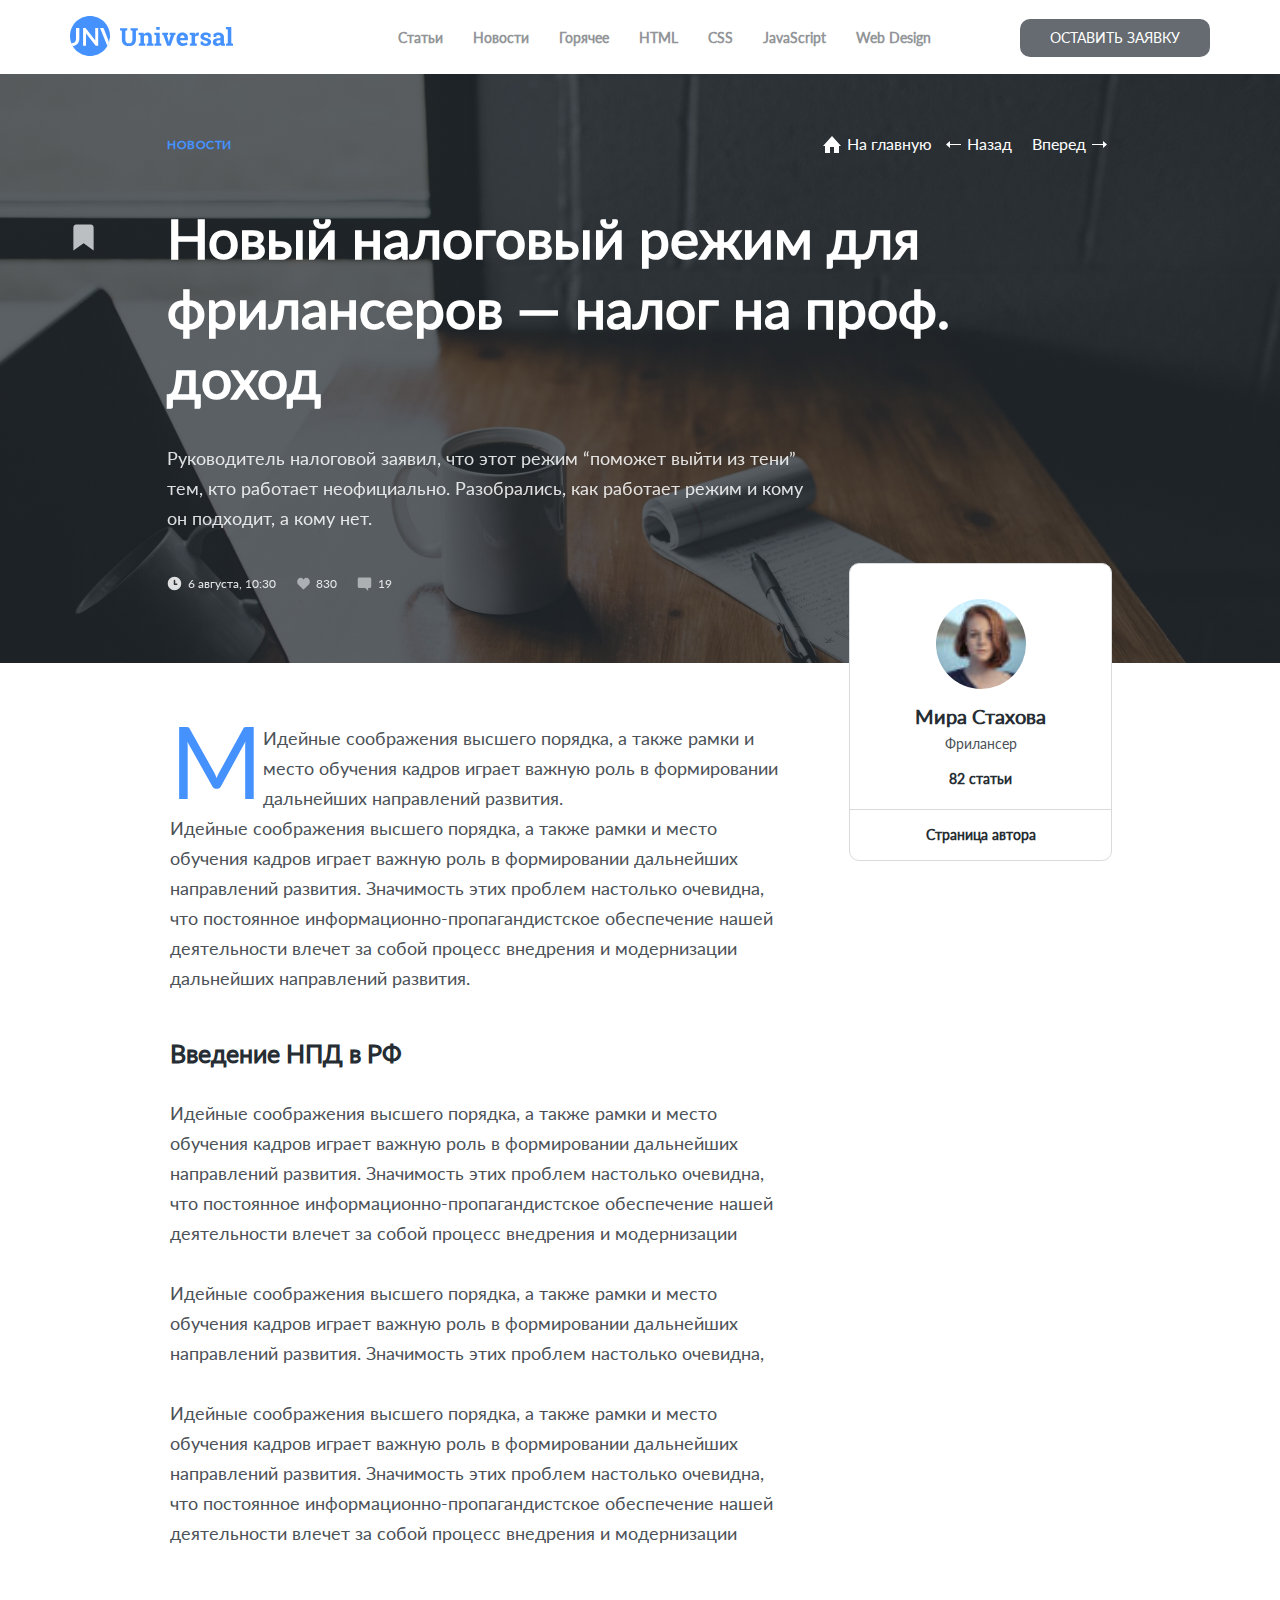
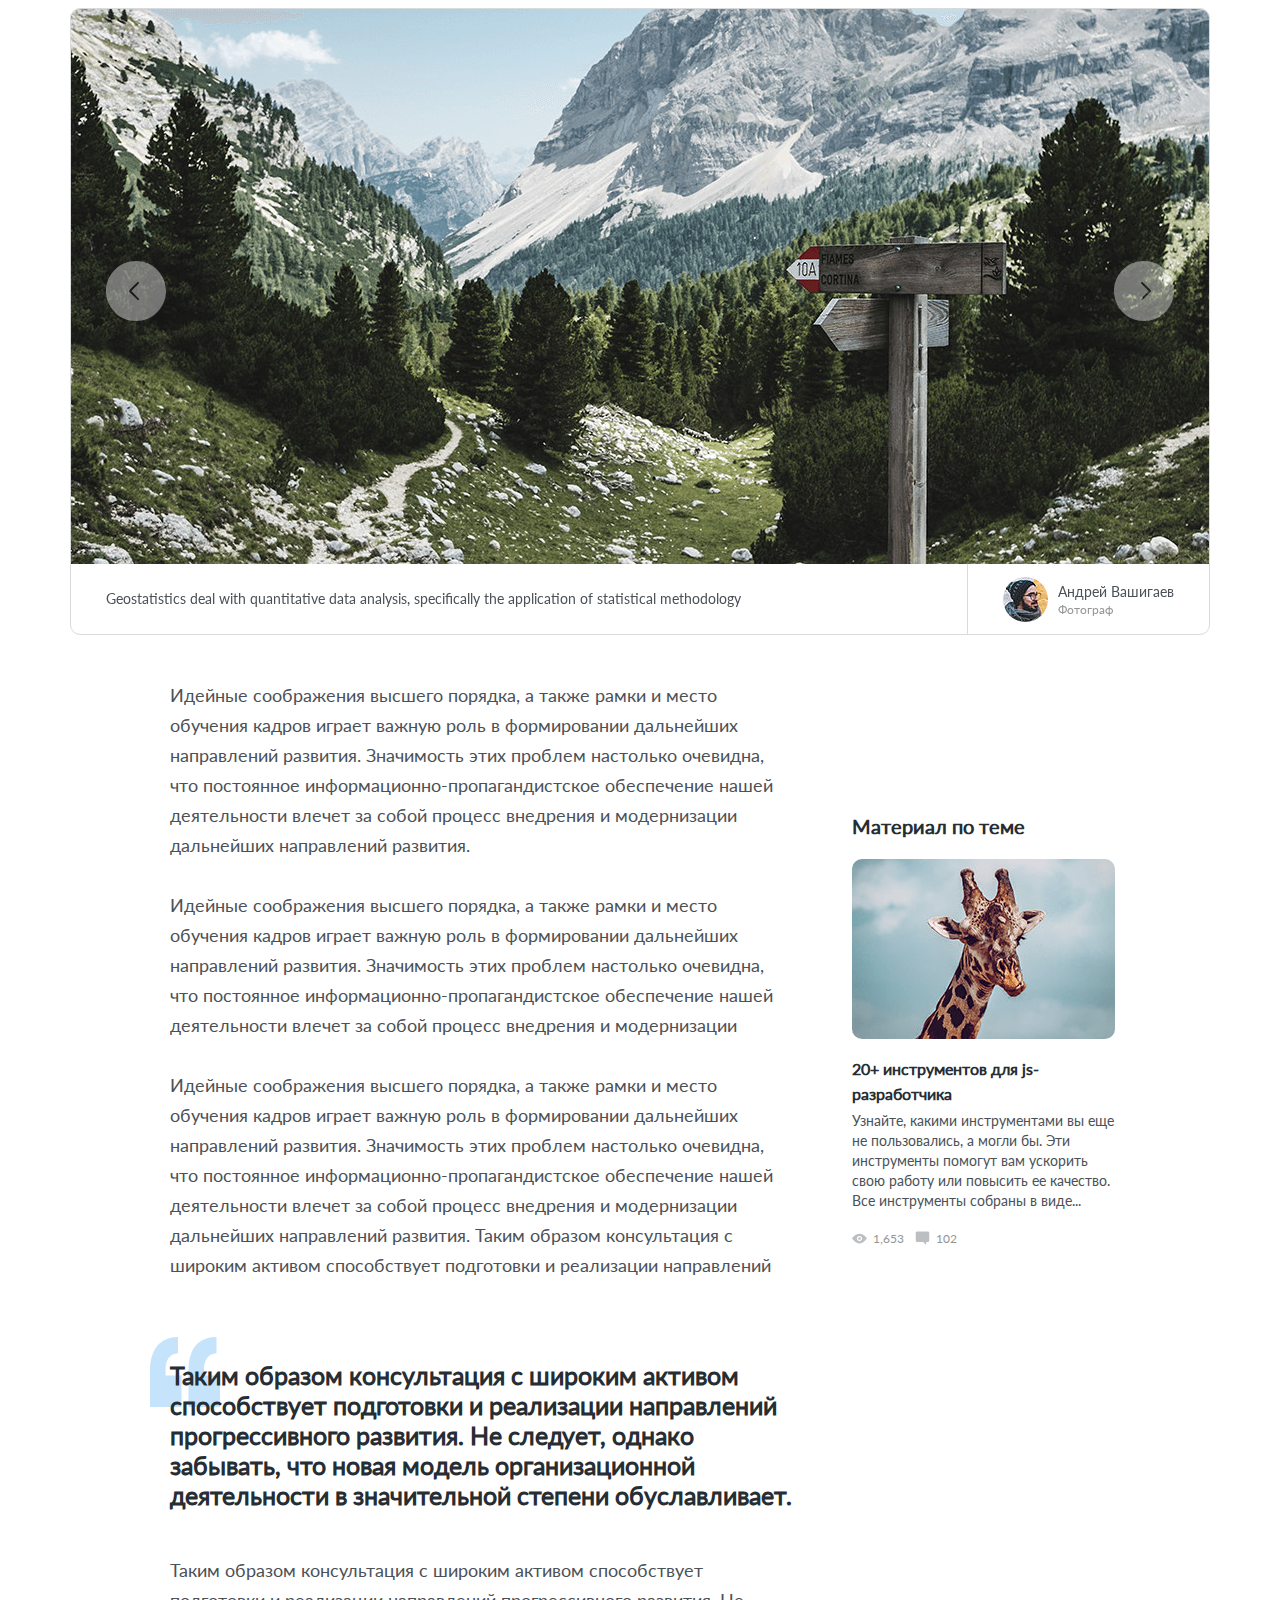
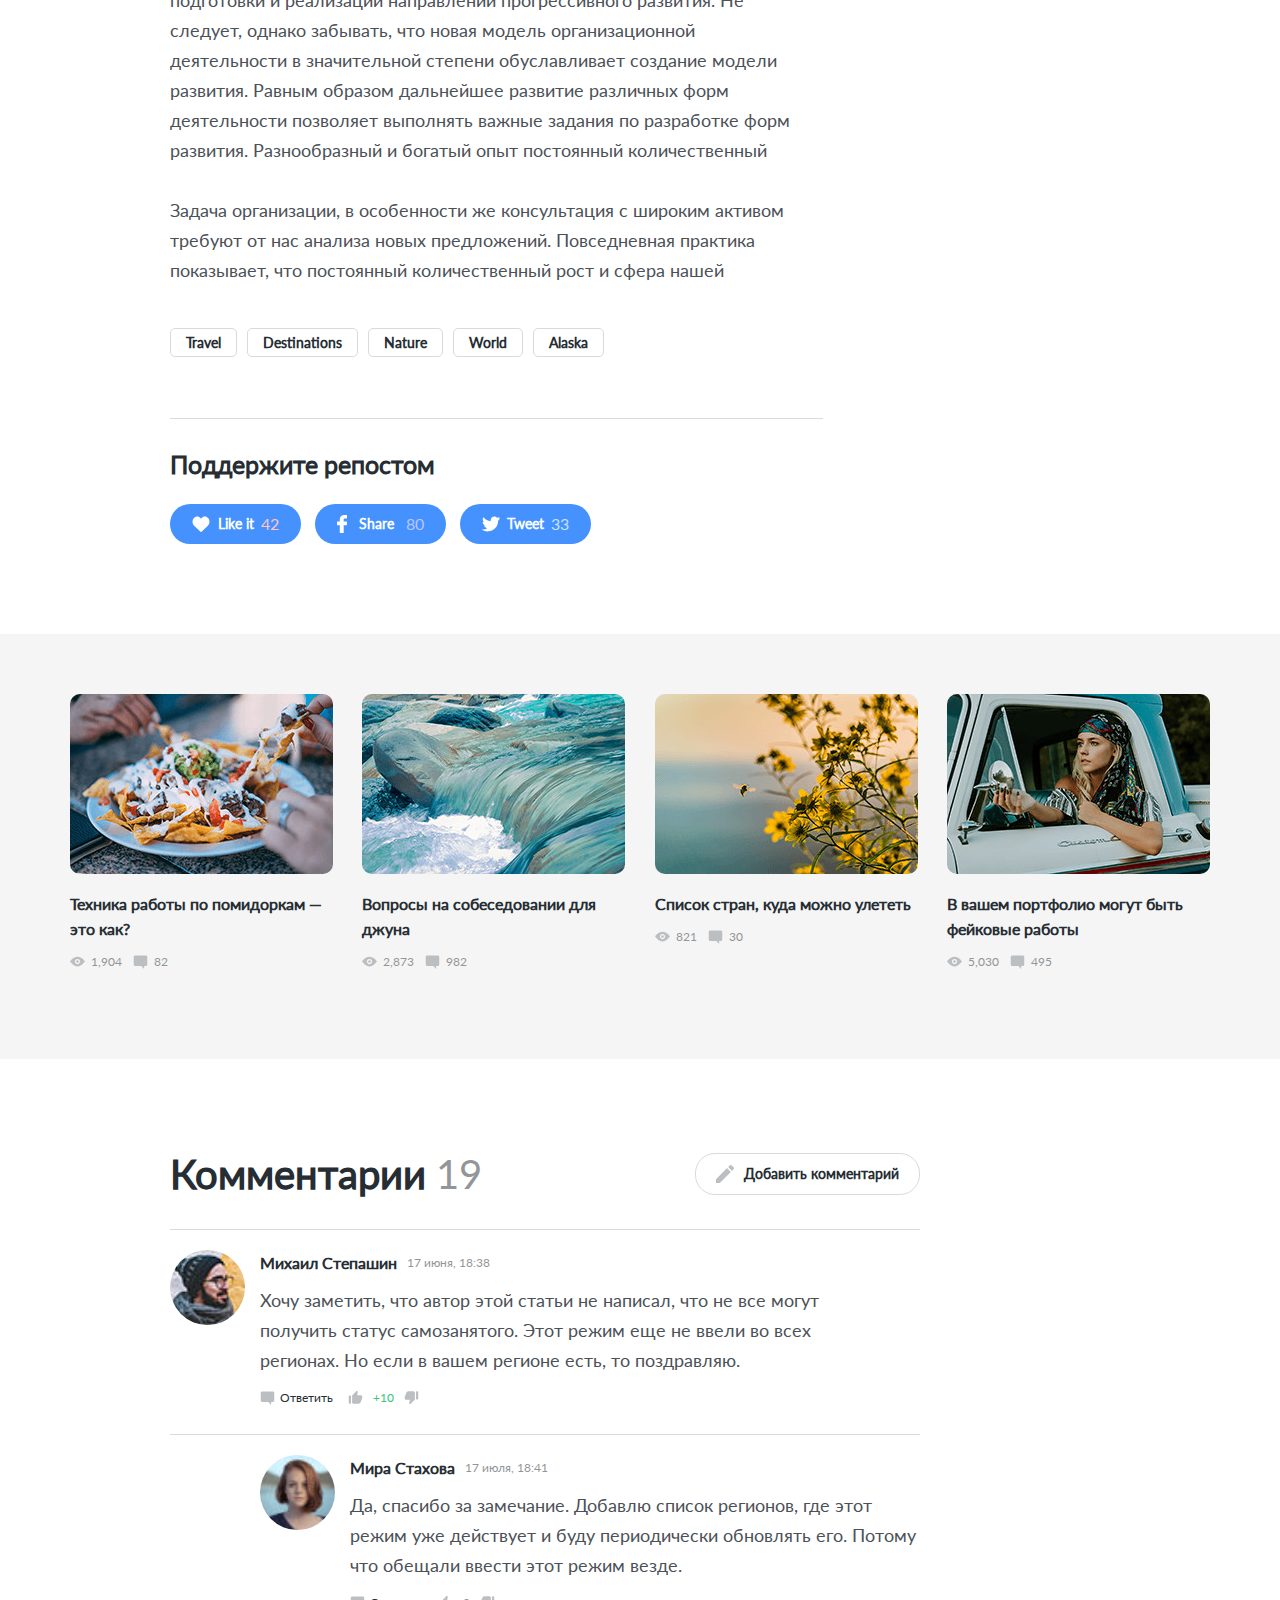
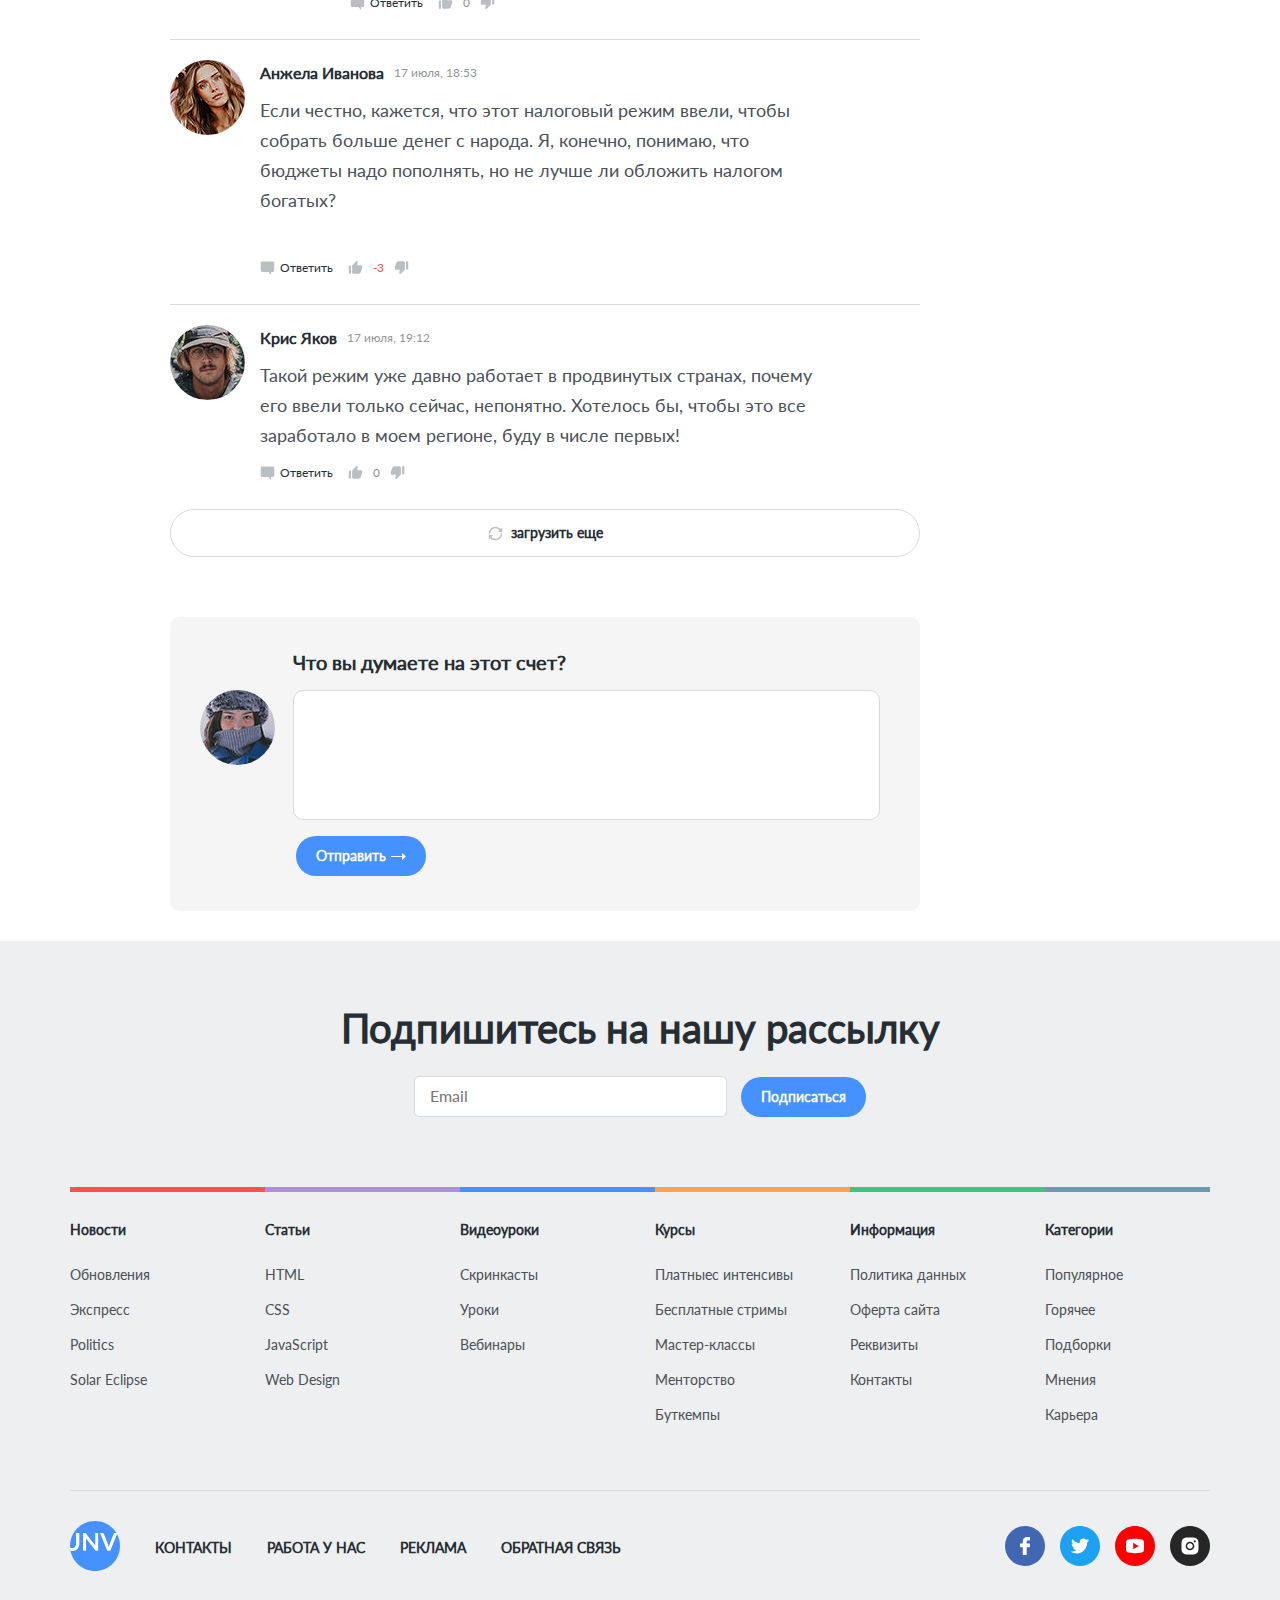
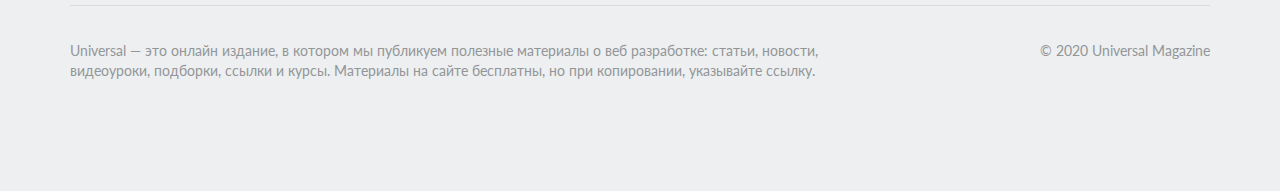
<file: article.html>
<!DOCTYPE html>
<html lang="ru">
  <head>
    <meta charset="UTF-8" />
    <meta http-equiv="X-UA-Compatible" content="IE=edge" />
    <meta name="viewport" content="width=device-width, initial-scale=1.0" />
    <title>Universal - новый налоговый режим для фрилансеров</title>
    <link rel="stylesheet" href="css/normalize.css" />
    <link rel="stylesheet" href="css/style.css" />
    <link rel="stylesheet" href="css/swiper-bundle.min.css" />
    <link
      href="https://fonts.googleapis.com/css2?family=Roboto+Slab:wght@700&display=swap"
      rel="stylesheet"
    />
  </head>
  <body>
    <header class="header header-secondary">
      <div class="container">
        <div id="navbar" class="navbar navbar-secondary">
          <div class="navbar__wrapper">
            <a href="../universal/index.html" class="link"
              ><img
                src="img/logo-secondary.svg"
                alt="logo"
                class="navbar__logo"
            /></a>
            <div class="navbar__fixed">
              <ul class="navbar__ul">
                <li class="navbar__item">
                  <a
                    href="#articles"
                    class="navbar__link navbar-secondary__link"
                    >Статьи</a
                  >
                </li>
                <li class="navbar__item">
                  <a href="#footer" class="navbar__link navbar-secondary__link"
                    >Новости</a
                  >
                </li>
                <li class="navbar__item">
                  <a href="#footer" class="navbar__link navbar-secondary__link"
                    >Горячее</a
                  >
                </li>
                <li class="navbar__item">
                  <a href="#footer" class="navbar__link navbar-secondary__link"
                    >HTML</a
                  >
                </li>
                <li class="navbar__item">
                  <a href="#footer" class="navbar__link navbar-secondary__link"
                    >CSS</a
                  >
                </li>
                <li class="navbar__item">
                  <a href="#footer" class="navbar__link navbar-secondary__link"
                    >JavaScript</a
                  >
                </li>
                <li class="navbar__item">
                  <a href="#footer" class="navbar__link navbar-secondary__link"
                    >Web Design</a
                  >
                </li>
              </ul>
              <!-- /.navbar__ul -->
              <button data-toggle="modal" class="navbar__button">
                оставить заявку
              </button>
            </div>
            <!-- /.navbar-fixed -->
            <button
              class="
                menu-button menu-button-secondary
                navbar__menu-button
                navbar-secondary__menu-button
              "
            >
              <span
                class="menu-button__line menu-button__line-secondary"
              ></span>
            </button>
          </div>
          <!-- /.navbar-wrapper -->
        </div>
        <!-- /.header-navbar -->
      </div>
      <!-- /.container -->
    </header>
    <!-- /.header -->
    <section class="main-news main-news-fixed">
      <div class="container">
        <div class="main-news__wrapper">
          <div class="main-news__top">
            <span class="main-news__tag">новости</span>
            <div class="main-news__buttons">
              <a href="../universal/index.html" class="main-news__link"
                ><img
                  src="img/Home.svg"
                  alt="home icon"
                  class="main-news__icon"
                />На главную</a
              ><a href="../universal/" class="main-news__link"
                ><img
                  src="img/Arrow-back.svg"
                  alt="arrow back icon"
                  class="main-news__icon"
                />Назад</a
              ><a href="../universal/article-2.html" class="main-news__link"
                >Вперед<img
                  src="img/Arrow-forward.svg"
                  alt="arrow foreward icon"
                  class="main-news__icon"
              /></a>
            </div>
            <!-- /.main-news__buttons -->
          </div>
          <!-- /.main-news__top -->
          <svg
            class="main-news__bookmark"
            width="22"
            height="28"
            viewBox="0 0 22 28"
            fill="none"
            xmlns="http://www.w3.org/2000/svg"
          >
            <path
              class="main-news__path"
              fill-rule="evenodd"
              clip-rule="evenodd"
              d="M3.5 0.5H18.5C20.1569 0.5 21.5 1.84315 21.5 3.5V27.5L11.1424 20L0.5 27.5V3.5C0.5 1.84315 1.84315 0.5 3.5 0.5Z"
              fill="white"
            />
          </svg>
          <h1 class="main-news__title">
            Новый налоговый режим для фрилансеров — налог на проф. доход
          </h1>
          <p class="main-news__text">
            Руководитель налоговой заявил, что этот режим “поможет выйти из
            тени” тем, кто работает неофициально. Разобрались, как работает
            режим и кому он подходит, а кому нет.
          </p>
          <div class="main-news__data">
            <img src="img/Clock.svg" alt="clock icon" class="main-news__img" />
            <span class="main-news__date">6 августа, 10:30</span>
            <img
              src="img/like.svg"
              alt="like icon"
              class="main-news__img"
            /><span class="main-news__ammount">830</span
            ><img
              src="img/Comment.svg"
              alt="comment icon"
              class="main-news__img"
            /><span class="main-news__ammount">19</span>
          </div>
        </div>
        <!-- /.main-news__wrapper -->
      </div>
      <!-- /.container -->
    </section>
    <!-- /.main-news -->
    <section class="hero-article">
      <div class="container">
        <div class="hero-article__wrapper">
          <div class="hero-article__user">
            <div class="hero-article__bio">
              <img
                src="img/article-author.jpg"
                alt="author avatar"
                class="hero-article__avatar"
              />
              <div class="hero-article__user-text">
                <span class="hero-article__username">Мира Стахова</span>
                <span class="hero-article__prof">Фрилансер</span>
                <span class="hero-article__ammount">82 статьи</span>
              </div>
              <!-- /.article-user__text -->
            </div>
            <!-- /.hero-article__bio -->
            <a href="" class="hero-article__user-link">Страница автора</a>
          </div>
          <!-- /.hero-article__user -->
          <div class="hero-article__text hero-article__text-mb6">
            <p class="hero-article__lead">
              МИдейные соображения высшего порядка, а также рамки и место
              обучения кадров играет важную роль в формировании дальнейших
              направлений развития. <br />
              Идейные соображения высшего порядка, а также рамки и место
              обучения кадров играет важную роль в формировании дальнейших
              направлений развития. Значимость этих проблем настолько очевидна,
              что постоянное информационно-пропагандистское обеспечение нашей
              деятельности влечет за собой процесс внедрения и модернизации
              дальнейших направлений развития.
            </p>
            <h2 class="hero-article__title">Введение НПД в РФ</h2>
            <p class="hero-article__paragraph">
              Идейные соображения высшего порядка, а также рамки и место
              обучения кадров играет важную роль в формировании дальнейших
              направлений развития. Значимость этих проблем настолько очевидна,
              что постоянное информационно-пропагандистское обеспечение нашей
              деятельности влечет за собой процесс внедрения и модернизации
            </p>
            <p class="hero-article__paragraph">
              Идейные соображения высшего порядка, а также рамки и место
              обучения кадров играет важную роль в формировании дальнейших
              направлений развития. Значимость этих проблем настолько очевидна,
            </p>
            <p class="hero-article__paragraph">
              Идейные соображения высшего порядка, а также рамки и место
              обучения кадров играет важную роль в формировании дальнейших
              направлений развития. Значимость этих проблем настолько очевидна,
              что постоянное информационно-пропагандистское обеспечение нашей
              деятельности влечет за собой процесс внедрения и модернизации
            </p>
          </div>
          <!-- /.hero-article__text  -->
          <!-- Slider main container -->
          <div class="swiper-container hero-article__swiper">
            <!-- Additional required wrapper -->
            <div class="swiper-wrapper">
              <!-- Slides -->
              <div class="swiper-slide hero-article__slide">
                <img
                  src="img/article-slide.jpg"
                  alt=""
                  class="hero-article__slide-image"
                />
                <div class="hero-article__slide-info">
                  <span class="hero-article__slide-text">
                    Geostatistics deal with quantitative data analysis,
                    specifically the application of statistical
                    methodology</span
                  >
                  <a href="#" class="hero-article__slide-user user">
                    <img
                      src="img/slider-author.jpg"
                      alt="author avatar"
                      class="user__avatar"
                    />
                    <div class="user__bio">
                      <span class="user__name user__name-dark"
                        >Андрей Вашигаев</span
                      >
                      <span class="user__info user__info-dark">Фотограф</span>
                    </div>
                  </a>
                </div>
                <!-- /.hero-article__slide-info -->
              </div>
              <div class="swiper-slide hero-article__slide">
                <img
                  src="img/article-slide.jpg"
                  alt=""
                  class="hero-article__slide-image"
                />
                <div class="hero-article__slide-info">
                  <span class="hero-article__slide-text">
                    Geostatistics deal the application of statistical
                    methodology</span
                  >
                  <a href="#" class="hero-article__slide-user user">
                    <img
                      src="img/slider-author.jpg"
                      alt="author avatar"
                      class="user__avatar"
                    />
                    <div class="user__bio">
                      <span class="user__name user__name-dark">Егор Крид</span>
                      <span class="user__info user__info-dark">Дворник</span>
                    </div>
                  </a>
                </div>
                <!-- /.hero-article__slide-info -->
              </div>
            </div>

            <!-- If we need navigation buttons -->
            <div class="hero-article__button hero-article__button-prev"></div>
            <div class="hero-article__button hero-article__button-next"></div>
          </div>
          <!-- /.swiper-container-->
          <div
            class="
              hero-article__text hero-article__text-mb5 hero-article__text-wt
            "
          >
            <p class="hero-article__paragraph">
              Идейные соображения высшего порядка, а также рамки и место
              обучения кадров играет важную роль в формировании дальнейших
              направлений развития. Значимость этих проблем настолько очевидна,
              что постоянное информационно-пропагандистское обеспечение нашей
              деятельности влечет за собой процесс внедрения и модернизации
              дальнейших направлений развития.
            </p>
            <p class="hero-article__paragraph">
              Идейные соображения высшего порядка, а также рамки и место
              обучения кадров играет важную роль в формировании дальнейших
              направлений развития. Значимость этих проблем настолько очевидна,
              что постоянное информационно-пропагандистское обеспечение нашей
              деятельности влечет за собой процесс внедрения и модернизации
            </p>
            <p class="hero-article__paragraph">
              Идейные соображения высшего порядка, а также рамки и место
              обучения кадров играет важную роль в формировании дальнейших
              направлений развития. Значимость этих проблем настолько очевидна,
              что постоянное информационно-пропагандистское обеспечение нашей
              деятельности влечет за собой процесс внедрения и модернизации
              дальнейших направлений развития. Таким образом консультация с
              широким активом способствует подготовки и реализации направлений
            </p>
            <h3 class="hero-article__subtitle">
              Таким образом консультация с широким активом способствует
              подготовки и реализации направлений прогрессивного развития. Не
              следует, однако забывать, что новая модель организационной
              деятельности в значительной степени обуславливает.
            </h3>
            <p class="hero-article__paragraph">
              Таким образом консультация с широким активом способствует
              подготовки и реализации направлений прогрессивного развития. Не
              следует, однако забывать, что новая модель организационной
              деятельности в значительной степени обуславливает создание модели
              развития. Равным образом дальнейшее развитие различных форм
              деятельности позволяет выполнять важные задания по разработке форм
              развития. Разнообразный и богатый опыт постоянный количественный
            </p>
            <p class="hero-article__paragraph">
              Задача организации, в особенности же консультация с широким
              активом требуют от нас анализа новых предложений. Повседневная
              практика показывает, что постоянный количественный рост и сфера
              нашей
            </p>
            <div class="hero-article__theme">
              <h3 class="hero-article__theme-title">Материал по теме</h3>
              <div class="hero-article__theme-wrapper">
                <a href="#" class="hero-article__theme-link">
                  <img
                    src="img/giraffe.jpg"
                    alt="theme image"
                    class="hero-article__theme-image"
                  />
                  <div class="hero-article__theme-imfo">
                    <h4 class="hero-article__theme-subtitle">
                      20+ инструментов для js-разработчика
                    </h4>
                    <p class="hero-article__theme-text">
                      Узнайте, какими инструментами вы еще не пользовались, а
                      могли бы. Эти инструменты помогут вам ускорить свою работу
                      или повысить ее качество. Все инструменты собраны в
                      виде...
                    </p>
                    <div class="data hero-article__theme-data">
                      <img
                        src="img/Eye.svg"
                        alt="eye icon"
                        class="data__icon"
                      />
                      <span class="data__ammount">1,653</span>
                      <img src="img/Comment.svg" alt="" class="data__icon" />
                      <span class="data__ammount">102</span>
                    </div>
                  </div>
                </a>
              </div>
              <!-- /.hero-article__theme-wrapper -->
            </div>
            <!-- /.hero-article__theme -->
          </div>
          <!--/.hero-article__text-->
          <div class="hero-article__tags">
            <a href="#" class="hero-article__tags-link">Travel</a
            ><a href="#" class="hero-article__tags-link">Destinations</a
            ><a href="#" class="hero-article__tags-link">Nature</a
            ><a href="#" class="hero-article__tags-link">World</a
            ><a href="#" class="hero-article__tags-link">Alaska</a>
          </div>
          <!-- /.hero-article__tags -->
          <div class="hero-article__repost">
            <h3 class="hero-article__repost-title">Поддержите репостом</h3>
            <div class="hero-article__repost-wrapper">
              <a href="#" class="hero-article__repost-link"
                ><img
                  src="img/Heart.svg"
                  alt="heart icon"
                  class="hero-article__repost-icon"
                /><span class="hero-article__repost-text">Like it</span
                ><span class="hero-article__repost-ammount">42</span></a
              ><a href="#" class="hero-article__repost-link"
                ><img
                  src="img/Facebook.svg"
                  alt="faceboock icon"
                  class="hero-article__repost-icon"
                /><span class="hero-article__repost-text">Share</span
                ><span class="hero-article__repost-ammount">80</span></a
              ><a href="#" class="hero-article__repost-link"
                ><img
                  src="img/Twitt.svg"
                  alt="twitter icon"
                  class="hero-article__repost-icon"
                /><span class="hero-article__repost-text">Tweet</span
                ><span class="hero-article__repost-ammount">33</span></a
              >
            </div>
          </div>
          <!-- /.hero-article__repost -->
        </div>
        <!-- /.hero-article__wrapper -->
      </div>
      <!-- /.container -->
    </section>
    <!-- /.hero-article -->
    <section id="articles" class="addition">
      <div class="container">
        <div class="addition-wrapper">
          <div class="addition-card">
            <a href="#" class="addition-card__link">
              <img src="img/advice-1.jpg" alt="" class="addition-card__image" />
              <h2 class="addition__title">
                Техника работы по помидоркам — это как?
              </h2>
            </a>
            <div class="data addition__data">
              <img src="img/Eye.svg" alt="eye icon" class="data__icon" />
              <span class="data__ammount">1,904</span>
              <img
                src="img/Comment.svg"
                alt="comment icon"
                class="data__icon"
              />
              <span class="data__ammount">82</span>
            </div>
          </div>
          <div class="addition-card">
            <a href="#" class="addition-card__link">
              <img src="img/advice-2.jpg" alt="" class="addition-card__image" />
              <h2 class="addition__title">
                Вопросы на собеседовании для джуна
              </h2>
            </a>
            <div class="data addition__data">
              <img src="img/Eye.svg" alt="eye icon" class="data__icon" />
              <span class="data__ammount">2,873</span>
              <img
                src="img/Comment.svg"
                alt="comment icon"
                class="data__icon"
              />
              <span class="data__ammount">982</span>
            </div>
          </div>
          <div class="addition-card">
            <a href="#" class="addition-card__link">
              <img src="img/advice-3.jpg" alt="" class="addition-card__image" />
              <h2 class="addition__title">Список стран, куда можно улететь</h2>
            </a>
            <div class="data addition__data">
              <img src="img/Eye.svg" alt="eye icon" class="data__icon" />
              <span class="data__ammount">821</span>
              <img
                src="img/Comment.svg"
                alt="comment icon"
                class="data__icon"
              />
              <span class="data__ammount">30</span>
            </div>
          </div>
          <div class="addition-card">
            <a href="#" class="addition-card__link">
              <img src="img/advice-4.jpg" alt="" class="addition-card__image" />
              <h2 class="addition__title">
                В вашем портфолио могут быть фейковые работы
              </h2>
            </a>
            <div class="data addition__data">
              <img src="img/Eye.svg" alt="eye icon" class="data__icon" />
              <span class="data__ammount">5,030</span>
              <img
                src="img/Comment.svg"
                alt="comment icon"
                class="data__icon"
              />
              <span class="data__ammount">495</span>
            </div>
          </div>
        </div>
        <!-- /.addition-wrapper -->
      </div>
      <!-- /.container -->
    </section>
    <!-- /.addition -->
    <section class="comments">
      <div class="container">
        <div class="comments-wrapper">
          <div id="comments" class="comments__top">
            <h2 class="comments__title">
              Комментарии<span class="comments__count">19</span>
            </h2>

            <a id="comment" href="#form" class="comments-add">
              <img
                src="img/Pencil.svg"
                alt="pencil icon"
                class="comments-add__icon"
              />
              Добавить комментарий
            </a>
          </div>
          <!-- /.comments__top -->
          <ul class="comments__ul">
            <li style="display: list-item" class="comments__item">
              <div class="comments__item-card">
                <img
                  src="img/slider-author.jpg"
                  alt="author avatar"
                  class="comments__item-avatar"
                />
                <div class="comments__item-info">
                  <div class="comments__item-top">
                    <h3 class="comments__item-name">Михаил Степашин</h3>
                    <span class="comments__item-time"> 17 июня, 18:38</span>
                  </div>
                  <p class="comments__item-text">
                    Хочу заметить, что автор этой статьи не написал, что не все
                    могут получить статус самозанятого. Этот режим еще не ввели
                    во всех регионах. Но если в вашем регионе есть, то
                    поздравляю.
                  </p>
                  <div class="comments__item-data">
                    <img
                      src="img/Comment.svg"
                      alt="comment icon"
                      class="comments__item-icon"
                    />
                    <span class="comments__item-answer">Ответить</span>
                    <img
                      src="img/Thumb-up.svg"
                      alt="thumb up  icon"
                      class="comments__item-icon"
                    />
                    <span
                      class="
                        comments__item-ammount comments__item-ammount-green
                      "
                      >+10</span
                    >
                    <img
                      src="img/Thumb-down.svg"
                      alt="thumb down icon"
                      class="comments__item-icon"
                    />
                  </div>
                  <!-- /.comments__item-data -->
                </div>
              </div>
              <ul class="comments__ul">
                <li
                  style="display: list-item"
                  class="comments__item comments__item-p19"
                >
                  <div class="comments__item-card">
                    <img
                      src="img/article-author.jpg"
                      alt="author avatar"
                      class="comments__item-avatar"
                    />
                    <div class="comments__item-info">
                      <div class="comments__item-top">
                        <h3 class="comments__item-name">Мира Стахова</h3>
                        <span class="comments__item-time"> 17 июля, 18:41</span>
                      </div>
                      <p class="comments__item-text">
                        Да, спасибо за замечание. Добавлю список регионов, где
                        этот режим уже действует и буду периодически обновлять
                        его. Потому что обещали ввести этот режим везде.
                      </p>
                      <div class="comments__item-data">
                        <img
                          src="img/Comment.svg"
                          alt="comment icon"
                          class="comments__item-icon"
                        />
                        <span class="comments__item-answer">Ответить</span>
                        <img
                          src="img/Thumb-up.svg"
                          alt="thumb up  icon"
                          class="comments__item-icon"
                        />
                        <span
                          class="
                            comments__item-ammount comments__item-ammount-grey
                          "
                          >0</span
                        >
                        <img
                          src="img/Thumb-down.svg"
                          alt="thumb down icon"
                          class="comments__item-icon"
                        />
                      </div>
                      <!-- /.comments__item-data -->
                    </div>
                  </div>
                </li>
              </ul>
            </li>
            <li style="display: list-item" class="comments__item">
              <div class="comments__item-card">
                <img
                  src="img/comment-1.jpg"
                  alt="author avatar"
                  class="comments__item-avatar"
                />
                <div class="comments__item-info">
                  <div class="comments__item-top">
                    <h3 class="comments__item-name">Анжела Иванова</h3>
                    <span class="comments__item-time"> 17 июля, 18:53</span>
                  </div>
                  <p class="comments__item-text comments__item-text-m45">
                    Если честно, кажется, что этот налоговый режим ввели, чтобы
                    собрать больше денег с народа. Я, конечно, понимаю, что
                    бюджеты надо пополнять, но не лучше ли обложить налогом
                    богатых?
                  </p>
                  <div class="comments__item-data">
                    <img
                      src="img/Comment.svg"
                      alt="comment icon"
                      class="comments__item-icon"
                    />
                    <span class="comments__item-answer">Ответить</span>
                    <img
                      src="img/Thumb-up.svg"
                      alt="thumb up  icon"
                      class="comments__item-icon"
                    />
                    <span
                      class="comments__item-ammount comments__item-ammount-red"
                      >-3</span
                    >
                    <img
                      src="img/Thumb-down.svg"
                      alt="thumb down icon"
                      class="comments__item-icon"
                    />
                  </div>
                  <!-- /.comments__item-data -->
                </div>
              </div>
            </li>
            <li style="display: list-item" class="comments__item">
              <div class="comments__item-card">
                <img
                  src="img/comment-2.jpg"
                  alt="author avatar"
                  class="comments__item-avatar"
                />
                <div class="comments__item-info">
                  <div class="comments__item-top">
                    <h3 class="comments__item-name">Крис Яков</h3>
                    <span class="comments__item-time"> 17 июля, 19:12</span>
                  </div>
                  <p class="comments__item-text">
                    Такой режим уже давно работает в продвинутых странах, почему
                    его ввели только сейчас, непонятно. Хотелось бы, чтобы это
                    все заработало в моем регионе, буду в числе первых!
                  </p>
                  <div class="comments__item-data">
                    <img
                      src="img/Comment.svg"
                      alt="comment icon"
                      class="comments__item-icon"
                    />
                    <span class="comments__item-answer">Ответить</span>
                    <img
                      src="img/Thumb-up.svg"
                      alt="thumb up  icon"
                      class="comments__item-icon"
                    />
                    <span
                      class="comments__item-ammount comments__item-ammount-grey"
                      >0</span
                    >
                    <img
                      src="img/Thumb-down.svg"
                      alt="thumb down icon"
                      class="comments__item-icon"
                    />
                  </div>
                  <!-- /.comments__item-data -->
                </div>
              </div>
            </li>
            <li class="comments__item">
              <div class="comments__item-card">
                <img
                  src="img/slider-author.jpg"
                  alt="author avatar"
                  class="comments__item-avatar"
                />
                <div class="comments__item-info">
                  <div class="comments__item-top">
                    <h3 class="comments__item-name">Михаил Степашин</h3>
                    <span class="comments__item-time"> 17 июня, 18:38</span>
                  </div>
                  <p class="comments__item-text">
                    Хочу заметить, что автор этой статьи не написал, что не все
                    могут получить статус самозанятого. Этот режим еще не ввели
                    во всех регионах. Но если в вашем регионе есть, то
                    поздравляю.
                  </p>
                  <div class="comments__item-data">
                    <img
                      src="img/Comment.svg"
                      alt="comment icon"
                      class="comments__item-icon"
                    />
                    <span class="comments__item-answer">Ответить</span>
                    <img
                      src="img/Thumb-up.svg"
                      alt="thumb up  icon"
                      class="comments__item-icon"
                    />
                    <span
                      class="
                        comments__item-ammount comments__item-ammount-green
                      "
                      >+10</span
                    >
                    <img
                      src="img/Thumb-down.svg"
                      alt="thumb down icon"
                      class="comments__item-icon"
                    />
                  </div>
                  <!-- /.comments__item-data -->
                </div>
              </div>
            </li>
            <li class="comments__item">
              <div class="comments__item-card">
                <img
                  src="img/slider-author.jpg"
                  alt="author avatar"
                  class="comments__item-avatar"
                />
                <div class="comments__item-info">
                  <div class="comments__item-top">
                    <h3 class="comments__item-name">Михаил Степашин</h3>
                    <span class="comments__item-time"> 17 июня, 18:38</span>
                  </div>
                  <p class="comments__item-text">
                    Хочу заметить, что автор этой статьи не написал, что не все
                    могут получить статус самозанятого. Этот режим еще не ввели
                    во всех регионах. Но если в вашем регионе есть, то
                    поздравляю.
                  </p>
                  <div class="comments__item-data">
                    <img
                      src="img/Comment.svg"
                      alt="comment icon"
                      class="comments__item-icon"
                    />
                    <span class="comments__item-answer">Ответить</span>
                    <img
                      src="img/Thumb-up.svg"
                      alt="thumb up  icon"
                      class="comments__item-icon"
                    />
                    <span
                      class="
                        comments__item-ammount comments__item-ammount-green
                      "
                      >+10</span
                    >
                    <img
                      src="img/Thumb-down.svg"
                      alt="thumb down icon"
                      class="comments__item-icon"
                    />
                  </div>
                  <!-- /.comments__item-data -->
                </div>
              </div>
            </li>
            <li class="comments__item">
              <div class="comments__item-card">
                <img
                  src="img/slider-author.jpg"
                  alt="author avatar"
                  class="comments__item-avatar"
                />
                <div class="comments__item-info">
                  <div class="comments__item-top">
                    <h3 class="comments__item-name">Михаил Степашин</h3>
                    <span class="comments__item-time"> 17 июня, 18:38</span>
                  </div>
                  <p class="comments__item-text">
                    Хочу заметить, что автор этой статьи не написал, что не все
                    могут получить статус самозанятого. Этот режим еще не ввели
                    во всех регионах. Но если в вашем регионе есть, то
                    поздравляю.
                  </p>
                  <div class="comments__item-data">
                    <img
                      src="img/Comment.svg"
                      alt="comment icon"
                      class="comments__item-icon"
                    />
                    <span class="comments__item-answer">Ответить</span>
                    <img
                      src="img/Thumb-up.svg"
                      alt="thumb up  icon"
                      class="comments__item-icon"
                    />
                    <span
                      class="
                        comments__item-ammount comments__item-ammount-green
                      "
                      >+10</span
                    >
                    <img
                      src="img/Thumb-down.svg"
                      alt="thumb down icon"
                      class="comments__item-icon"
                    />
                  </div>
                  <!-- /.comments__item-data -->
                </div>
              </div>
            </li>
          </ul>
          <button id="loadMore" class="comments__load">
            <img
              src="img/Loading.svg"
              alt="load icon"
              class="comments__load-icon"
            />
            загрузить еще
          </button>
          <form
            action="send.php"
            method="POST"
            id="form"
            class="form comments-form"
          >
            <h3 class="comments-form__title">Что вы думаете на этот счет?</h3>

            <div class="comments-form__block">
              <img
                src="img/comment-3.jpg"
                alt=""
                class="comments-form__image"
              />
              <textarea
                required
                minlength="100"
                name="Comment"
                class="comments-form__input"
              ></textarea>
            </div>

            <!-- /.comments-form__block -->
            <button type="submit" class="comments-form__button">
              Отправить
              <img
                src="img/Arrow.svg"
                alt="arrow icon"
                class="comments-form__icon"
              />
            </button>
          </form>
        </div>
        <!-- /.comments-wrapper -->
      </div>
      <!-- /.container -->
    </section>
    <!-- /.comments -->
    <footer id="footer" class="footer">
      <div class="container">
        <div class="subscribe">
          <h2 class="subscribe__title">Подпишитесь на нашу рассылку</h2>
          <div class="subscribe-wrapper">
            <form action="send.php" method="POST" class="form subscribe-form">
              <input
                required
                type="email"
                name="subscribe"
                class="subscribe__input"
                placeholder="Email"
              />

              <button type="submit" class="subscribe__button">
                Подписаться
              </button>
            </form>
          </div>
        </div>
        <div class="footer-top">
          <ul class="footer-top__ul">
            <li class="footer-top__list">
              <h3 class="footer-top__title">Новости</h3>
            </li>
            <li class="footer-top__list">
              <a href="" class="footer-top__link">Обновления</a>
            </li>
            <li class="footer-top__list">
              <a href="" class="footer-top__link">Экспресс</a>
            </li>
            <li class="footer-top__list">
              <a href="" class="footer-top__link">Politics</a>
            </li>
            <li class="footer-top__list">
              <a href="" class="footer-top__link">Solar Eclipse</a>
            </li>
          </ul>
          <ul class="footer-top__ul">
            <li class="footer-top__list">
              <h3 class="footer-top__title">Статьи</h3>
            </li>
            <li class="footer-top__list">
              <a href="" class="footer-top__link">HTML</a>
            </li>
            <li class="footer-top__list">
              <a href="" class="footer-top__link">CSS</a>
            </li>
            <li class="footer-top__list">
              <a href="" class="footer-top__link">JavaScript</a>
            </li>
            <li class="footer-top__list">
              <a href="" class="footer-top__link">Web Design</a>
            </li>
          </ul>
          <ul class="footer-top__ul">
            <li class="footer-top__list">
              <h3 class="footer-top__title">Видеоуроки</h3>
            </li>
            <li class="footer-top__list">
              <a href="" class="footer-top__link">Скринкасты</a>
            </li>
            <li class="footer-top__list">
              <a href="" class="footer-top__link">Уроки</a>
            </li>
            <li class="footer-top__list">
              <a href="" class="footer-top__link">Вебинары</a>
            </li>
          </ul>
          <ul class="footer-top__ul">
            <li class="footer-top__list">
              <h3 class="footer-top__title">Курсы</h3>
            </li>
            <li class="footer-top__list">
              <a href="" class="footer-top__link">Платныеc интенсивы</a>
            </li>
            <li class="footer-top__list">
              <a href="" class="footer-top__link">Бесплатные стримы</a>
            </li>
            <li class="footer-top__list">
              <a href="" class="footer-top__link">Мастер-классы</a>
            </li>
            <li class="footer-top__list">
              <a href="" class="footer-top__link">Менторство</a>
            </li>
            <li class="footer-top__list">
              <a href="" class="footer-top__link">Буткемпы</a>
            </li>
          </ul>
          <ul class="footer-top__ul">
            <li class="footer-top__list">
              <h3 class="footer-top__title">Информация</h3>
            </li>
            <li class="footer-top__list">
              <a href="" class="footer-top__link">Политика данных</a>
            </li>
            <li class="footer-top__list">
              <a href="" class="footer-top__link">Оферта сайта</a>
            </li>
            <li class="footer-top__list">
              <a href="" class="footer-top__link">Реквизиты</a>
            </li>
            <li class="footer-top__list">
              <a href="" class="footer-top__link">Контакты</a>
            </li>
          </ul>
          <ul class="footer-top__ul">
            <li class="footer-top__list">
              <h3 class="footer-top__title">Категории</h3>
            </li>
            <li class="footer-top__list">
              <a href="" class="footer-top__link">Популярное</a>
            </li>
            <li class="footer-top__list">
              <a href="" class="footer-top__link">Горячее</a>
            </li>
            <li class="footer-top__list">
              <a href="" class="footer-top__link">Подборки</a>
            </li>
            <li class="footer-top__list">
              <a href="" class="footer-top__link">Мнения</a>
            </li>
            <li class="footer-top__list">
              <a href="" class="footer-top__link">Карьера</a>
            </li>
          </ul>
        </div>
        <!-- /.footer-top -->
        <div class="footer-middle">
          <div class="footer-middle__wrapper">
            <a href="../universal/">
              <img src="img/footer-logo.svg" alt="" class="footer-middle__logo"
            /></a>
            <ul class="footer-middle__ul">
              <li class="footer-middle__item">
                <a href="" class="footer-middle__link">Контакты</a>
              </li>
              <li class="footer-middle__item">
                <a href="" class="footer-middle__link">Работа у нас</a>
              </li>
              <li class="footer-middle__item">
                <a href="" class="footer-middle__link">Реклама</a>
              </li>
              <li class="footer-middle__item">
                <a data-toggle="modal" class="footer-middle__link"
                  >Обратная связь</a
                >
              </li>
            </ul>
          </div>
          <div class="footer-middle__socials">
            <a href="facebook.com" class="footer-middle__ref">
              <img src="img/fb-f.svg" alt="" class="footer-middle__icon" />
            </a>
            <a href="twitter.com" class="footer-middle__ref">
              <img src="img/twit.svg" alt="" class="footer-middle__icon" />
            </a>
            <a href="youtube.com" class="footer-middle__ref">
              <img src="img/yt-f.svg" alt="" class="footer-middle__icon" />
            </a>
            <a href="instagram.com" class="footer-middle__ref">
              <img src="img/inst.svg" alt="" class="footer-middle__icon" />
            </a>
          </div>
        </div>
        <!-- /.footer-middle -->
        <div class="footer-bottom">
          <span class="footer-bottom__left"
            >Universal — это онлайн издание, в котором мы публикуем полезные
            материалы о веб разработке: статьи, новости, видеоуроки, подборки,
            ссылки и курсы. Материалы на сайте бесплатны, но при копировании,
            указывайте ссылку.</span
          >
          <span class="footer-bottom__right">© 2020 Universal Magazine</span>
        </div>
        <!-- /.footer-bottom -->
      </div>
      <!-- /.container -->
      <a href="#" id="toTop" class="to-top">
        <img src="img/top.png" alt="tarrow icon" class="to-top__icon" />
      </a>
    </footer>
    <!-- /.footer -->
    <div class="modal">
      <div class="modal__overlay"></div>
      <!-- /.modal__overlay -->
      <div class="modal__dialog">
        <a href=" " class="modal__close">
          <img src="img/close.svg" alt="Icon: close"
        /></a>
        <h3 class="modal__title">Обратная связь</h3>

        <form action="send.php" method="POST" class="modal__form form">
          <div class="modal__form-item">
            <span class="modal__text">Тема</span>
            <select required name="theme" class="modal__select">
              <option class="modal__select-item" value="none" hidden>
                Выберите тему
              </option>
              <option class="modal__select-item" value="HTML">HTML</option>
              <option class="modal__select-item" value="CSS">CSS</option>
              <option class="modal__select-item" value="JavaScript">
                JavaScript
              </option>
            </select>
          </div>
          <div class="modal__form-item">
            <span class="modal__text">Сообщение</span>
            <textarea
              required
              class="message modal__message"
              placeholder="Message"
              name="messageText"
              cols="1"
              rows="10"
            ></textarea>
          </div>
          <div class="modal__form-item">
            <span class="modal__text">Email</span>
            <input
              type="email"
              class="input modal__input"
              required
              placeholder="Email*"
              name="messageEmail"
            />
          </div>
          <div class="modal__form-item checkbox">
            <input
              type="checkbox"
              id="checkbox"
              value="Согласен с обработкой данных"
              name="checkbox"
              required
              class="modal__checkbox"
            />
            <span class="modal__checkbox-text"
              >Согласен с обработкой данных</span
            >
          </div>
          <button class="button modal__button" type="submit">Отправить</button>
        </form>
      </div>
      <!-- /.modal__dialog -->
    </div>
    <!-- /.modal -->
    <script src="js/jquery-3.6.0.min.js"></script>
    <script src="js/jquery.validate.min.js"></script>
    <script src="js/jquery.mask.min.js"></script>
    <script src="js/swiper-bundle.min.js"></script>
    <script src="js/main.js"></script>
  </body>
</html>
</file>
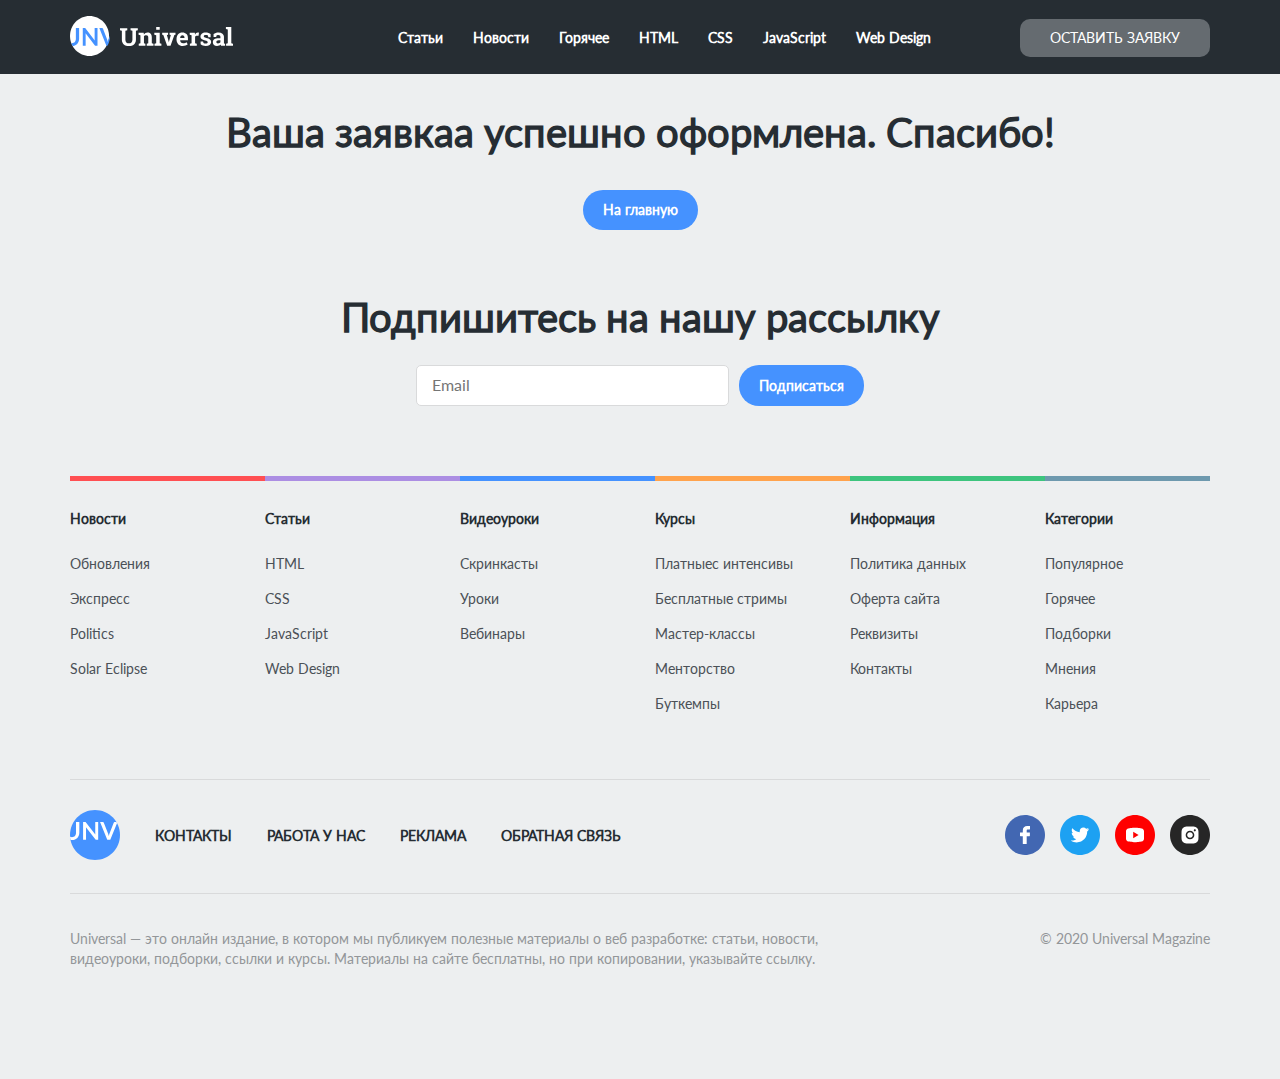
<file: thankyou.html>
<!DOCTYPE html>
<html lang="en">
  <head>
    <meta charset="UTF-8" />
    <meta http-equiv="X-UA-Compatible" content="IE=edge" />
    <meta name="viewport" content="width=device-width, initial-scale=1.0" />
    <title>Universal</title>
    <link rel="stylesheet" href="css/normalize.css" />
    <link rel="stylesheet" href="css/style.css" />
    <link rel="stylesheet" href="css/swiper-bundle.min.css">
    <link
      href="https://fonts.googleapis.com/css2?family=Roboto+Slab:wght@700&display=swap"
      rel="stylesheet"
    />
  </head>
  <body>
    <header class="header">
      <div class="container">
        <div class="navbar">
          <div class="navbar__wrapper">
            <a href="../universal/" class="link"
              ><img src="img/logo.svg" alt="logo" class="navbar__logo"
            /></a>
            <div class="navbar__fixed">
              <ul class="navbar__ul">
                <li class="navbar__item">
                  <a href="#" class="navbar__link">Статьи</a>
                </li>
                <li class="navbar__item">
                  <a href="#" class="navbar__link">Новости</a>
                </li>
                <li class="navbar__item">
                  <a href="#" class="navbar__link">Горячее</a>
                </li>
                <li class="navbar__item">
                  <a href="#" class="navbar__link">HTML</a>
                </li>
                <li class="navbar__item">
                  <a href="#" class="navbar__link">CSS</a>
                </li>
                <li class="navbar__item">
                  <a href="#" class="navbar__link">JavaScript</a>
                </li>
                <li class="navbar__item">
                  <a href="#" class="navbar__link">Web Design</a>
                </li>
              </ul>
              <!-- /.navbar__ul -->
              <button data-toggle="modal" class="navbar__button">оставить заявку</button>
            </div>
            <!-- /.navbar-fixed -->
            <button class="menu-button navbar__menu-button">
              <span class="menu-button__line"></span>
            </button>
          </div>
          <!-- /.navbar-wrapper -->
        </div>
        <!-- /.header-navbar -->
      </div>
      <!-- /.container -->
    </header>
    <!-- /.header -->
    <section class="offer">
      <div class="container">
        <div class="offer-wrapper">
      <h2 class="offer__title">
        Ваша заявкаа успешно оформлена. Спасибо!
      </h2>
      <a href="../universal/" class="offer__button">На главную</a>
    </div>
  </div>
    </section>
    <!-- /.offer -->

    <footer class="footer">
      <div class="container">
        <div class="subscribe">
          <h2 class="subscribe__title">Подпишитесь на нашу рассылку</h2>
          <div class="subscribe-wrapper">
          <input type="email" class="subscribe__input" placeholder="Email">
          <button type="submit" class="subscribe__button">Подписаться</button>
        </div>
        </div>
        <div class="footer-top">
          <ul class="footer-top__ul">
            <h3 class="footer-top__title">Новости</h3>
            <li class="footer-top__list"><a href="" class="footer-top__link">Обновления</a></li>
            <li class="footer-top__list"><a href="" class="footer-top__link">Экспресс</a></li>
            <li class="footer-top__list"><a href="" class="footer-top__link">Politics</a></li>
            <li class="footer-top__list"><a href="" class="footer-top__link">Solar Eclipse</a></li>
          </ul>
          <ul class="footer-top__ul">
            <h3 class="footer-top__title">Статьи</h3>
            <li class="footer-top__list"><a href="" class="footer-top__link">HTML</a></li>
            <li class="footer-top__list"><a href="" class="footer-top__link">CSS</a></li>
            <li class="footer-top__list"><a href="" class="footer-top__link">JavaScript</a></li>
            <li class="footer-top__list"><a href="" class="footer-top__link">Web Design</a></li>
          </ul>
          <ul class="footer-top__ul">
            <h3 class="footer-top__title">Видеоуроки</h3>
            <li class="footer-top__list"><a href="" class="footer-top__link">Скринкасты</a></li>
            <li class="footer-top__list"><a href="" class="footer-top__link">Уроки</a></li>
            <li class="footer-top__list"><a href="" class="footer-top__link">Вебинары</a></li>

          </ul>
          <ul class="footer-top__ul">
            <h3 class="footer-top__title">Курсы</h3>
            <li class="footer-top__list"><a href="" class="footer-top__link">Платныеc интенсивы</a></li>
            <li class="footer-top__list"><a href="" class="footer-top__link">Бесплатные стримы</a></li>
            <li class="footer-top__list"><a href="" class="footer-top__link">Мастер-классы</a></li>
            <li class="footer-top__list"><a href="" class="footer-top__link">Менторство</a></li>
            <li class="footer-top__list"><a href="" class="footer-top__link">Буткемпы</a></li>
          </ul>
          <ul class="footer-top__ul">
            <h3 class="footer-top__title">Информация</h3>
            <li class="footer-top__list"><a href="" class="footer-top__link">Политика данных</a></li>
            <li class="footer-top__list"><a href="" class="footer-top__link">Оферта сайта</a></li>
            <li class="footer-top__list"><a href="" class="footer-top__link">Реквизиты</a></li>
            <li class="footer-top__list"><a href="" class="footer-top__link">Контакты</a></li>
          </ul>
          <ul class="footer-top__ul">
            <h3 class="footer-top__title">Категории</h3>
            <li class="footer-top__list"><a href="" class="footer-top__link">Популярное</a></li>
            <li class="footer-top__list"><a href="" class="footer-top__link">Горячее</a></li>
            <li class="footer-top__list"><a href="" class="footer-top__link">Подборки</a></li>
            <li class="footer-top__list"><a href="" class="footer-top__link">Мнения</a></li>
            <li class="footer-top__list"><a href="" class="footer-top__link">Карьера</a></li>
          </ul>
        </div>
        <!-- /.footer-top -->
        <div class="footer-middle">
          <div class="footer-middle__wrapper">
          <a href="../universal/"> <img src="img/footer-logo.svg" alt="" class="footer-middle__logo"></a>
          <ul class="footer-middle__ul">
            <li class="footer-middle__item"><a href="" class="footer-middle__link">Контакты</a></li>
            <li class="footer-middle__item"><a href="" class="footer-middle__link">Работа у нас</a></li>
            <li class="footer-middle__item"><a href="" class="footer-middle__link">Реклама</a></li>
            <li class="footer-middle__item"><a href="" class="footer-middle__link">Обратная связь</a></li></div>
            <div class="footer-middle__socials">
              <a href="" class="footer-middle__ref"> <img src="img/fb-f.svg" alt="" class="footer-middle__icon"> </a>
              <a href="" class="footer-middle__ref"> <img src="img/twit.svg" alt="" class="footer-middle__icon"> </a>
              <a href="" class="footer-middle__ref"> <img src="img/yt-f.svg" alt="" class="footer-middle__icon"> </a>
              <a href="" class="footer-middle__ref"> <img src="img/inst.svg" alt="" class="footer-middle__icon"> </a>
            </div>
          </ul>
        </div>
        <!-- /.footer-middle -->
        <div class="footer-bottom">
          <span class="footer-bottom__left">Universal — это онлайн издание, в котором мы публикуем полезные материалы о веб разработке: статьи, новости, видеоуроки, подборки, ссылки и курсы. Материалы на сайте бесплатны, но при копировании, указывайте ссылку.</span>
          <span class="footer-bottom__right">© 2020 Universal Magazine</span>
        </div>
        <!-- /.footer-bottom -->
      </div>
        <!-- /.subscribe -->
      </div>
      <!-- /.container -->
    </footer>
    <!-- /.footer -->
    <div class="modal">
      <div class="modal__overlay"></div>
      <!-- /.modal__overlay -->
      <div class="modal__dialog">
        <a href=" " class="modal__close">
          <img src="img/close.svg" alt="Icon: close"
        /></a>
        <h3 class="modal__title">Напишите нам</h3>
        <form action="send.php" method="POST" class="modal__form form">
          <input
            type="text"
            class="input modal__input"
            required
            placeholder="Your Full Name*"
            name="messageName"
            minlength="2"
          />
          <input
            type="tel"
            class="input modal__input-phone"
            required
            placeholder="Phone Number*"
            name="messagePhone"
          />
          <input
            type="email"
            class="input modal__input"
            required
            placeholder="Email*"
            name="messageEmail"
          />
          <textarea
            class="message modal__message"
            placeholder="Message"
            name="messageText"
            cols="1"
            rows="10"
          ></textarea>
          <button class="button modal__button" type="submit">Send</button>
          <span class="modal__info">* Required Fields</span>
        </form>
      </div>
      <!-- /.modal__dialog -->
    </div>
    <!-- /.modal -->
    <script src="js/jquery-3.6.0.min.js"></script>
    <script src="js/jquery.validate.min.js"></script>
    <script src="js/jquery.mask.min.js"></script>
    <script src="js/swiper-bundle.min.js"></script>
    <script src="js/main.js"></script>
  </body>
</html>
</file>
<file: css/style.css>
*{box-sizing:border-box}body{background-color:#EDEFF0;font-family:"Lato"}.container{max-width:1140px;margin:auto}.invalid{color:red;font-size:14px;line-height:16px}label.invalid{position:absolute;bottom:-15px;left:0}.to-top{position:fixed;bottom:3%;right:3%;z-index:1000;width:40px;height:40px;display:none}.to-top--visible{display:block}.to-top__icon{width:100%}.font{font-family:'Gemunu Libre'}@font-face{font-family:'Lato';src:url("../fonts/Lato-Regular.woff") format("woff"),url("../fonts/Lato-Regular.woff2") format("woff2"),url("../fonts/Lato-Black.woff") format("woff"),url("../fonts/Lato-Black.woff2") format("woff2");font-weight:normal;font-weight:normal}@font-face{font-family:'Roboto Slab';src:url("../fonts/RobotoSlab-Bold.woff") format("woff"),url("../fonts/RobotoSlab-Bold.woff2") format("woff2");font-weight:normal;font-style:normal}@font-face{font-family:'Poppins';src:url("../fonts/Poppinsblack.woff") format("woff"),url("../fonts/Poppinsblack.woff2") format("woff2"),url("../fonts/Poppinsextrabold.woff") format("woff"),url("../fonts/Poppinsextrabold.woff2") format("woff2"),url("../fonts/Poppinsregular.woff") format("woff"),url("../fonts/Poppinsregular.woff2") format("woff2")}*{box-sizing:border-box}body{background-color:#EDEFF0;font-family:"Lato"}.container{max-width:1140px;margin:auto}.invalid{color:red;font-size:14px;line-height:16px}label.invalid{position:absolute;bottom:-15px;left:0}.to-top{position:fixed;bottom:3%;right:3%;z-index:1000;width:40px;height:40px;display:none}.to-top--visible{display:block}.to-top__icon{width:100%}.font{font-family:'Gemunu Libre'}.header{background-color:#262d33}.header-secondary{background-color:#fff}.navbar__logo{max-height:40px;max-width:163px}.navbar__wrapper{padding-top:12px;padding-bottom:10px;display:flex;justify-content:space-between;align-items:center}.navbar__fixed{display:flex;align-items:center}.navbar__ul{max-width:540px;list-style:none;padding:0;display:flex;justify-content:space-between;gap:30px}.navbar__link{text-decoration:none;color:#fff;font-style:normal;font-weight:900;font-size:14px;line-height:20px}.navbar__button{padding:9px 30px;margin-left:89px;max-height:39px;background-color:#656B70;border:none;border-radius:10px;color:#fff;text-transform:uppercase;font-style:normal;font-weight:normal;font-size:14px;line-height:20px;cursor:pointer}.navbar__button-small{margin-left:15px}.navbar__menu-button{display:none}.navbar-secondary__link{color:#939699}.content{padding-top:30px}.content-wrapper{display:flex;justify-content:space-between}.content__area{display:none;position:relative;max-width:877px;max-height:570px;border-top-left-radius:10px;border-bottom-left-radius:10px;overflow:hidden}.content__area-active{display:block}.content__background{position:relative;object-fit:contain}.content__avatar{position:absolute;top:55px;left:55px;border-radius:50%}.content__name{position:absolute;top:59px;left:110px;font-style:normal;font-weight:normal;font-size:14px;line-height:20px;color:#fff;mix-blend-mode:normal;opacity:0.85;margin:0}.content__pro{position:absolute;top:81px;left:110px;font-style:normal;font-weight:normal;font-size:12px;line-height:15px;color:#fff;opacity:0.4}.content-text{position:absolute;left:55px;top:280px;transform:translateY(-15%);z-index:99;display:flex;flex-direction:column;justify-content:space-between;max-width:598px}.content-text__type{font-style:normal;font-weight:900;font-size:12px;line-height:15px;letter-spacing:0.5px;text-transform:uppercase;color:#4592FF}.content-text__title{max-width:598px;margin:0;margin-top:20px;font-style:normal;font-weight:bold;font-size:40px;line-height:50px;color:#FFFFFF}.content-text__button{margin-top:50px;max-width:156px;background:#4592FF;border-radius:20px;padding:10px 20px;color:#FFFFFF;font-style:normal;font-weight:900;font-size:14px;line-height:20px;border:none;cursor:pointer;text-decoration:none}.content__arrow{width:20px;margin-left:5px}.content-tab{padding-top:20px;padding-bottom:20px;max-width:263px;max-height:570px;background-color:#fff;border-top-right-radius:10px;border-bottom-right-radius:10px;overflow:hidden;text-align:left}.content-tab__title{margin:0;padding-left:25px;font-style:normal;font-weight:900;font-size:14px;line-height:20px;letter-spacing:0.5px;text-transform:uppercase;color:#262D33}.content-tab__ul{list-style:none;padding:0}.content-tab__heading{text-transform:uppercase;color:#3BBDC4;font-style:normal;font-weight:900;font-size:12px;line-height:15px;letter-spacing:0.5px;margin:0;margin-bottom:8px}.content-tab__item{border-top:1px solid #D9DADB;padding:18px 25px;cursor:pointer}.content-tab__item-active{background-color:#F5F5F5}.content-tab__text{margin:0;font-style:normal;font-weight:normal;font-size:14px;line-height:20px;color:#4B5157}.content:before{content:'';position:absolute;top:0;left:0;right:0;height:550px;z-index:-100;background-color:#262D33}.advice{padding-top:30px}.advice-wrapper{padding:30px 25px 35px 25px;background-color:#30363D;border-radius:10px}.advice__ul{display:flex;flex-direction:row;list-style:none;justify-content:space-between;padding:0;margin:0}.advice__item{display:flex;align-items:center;justify-content:space-between;max-width:75px;font-weight:900;font-size:14px;line-height:20px;color:#fff;border-right:1px solid #4B5157;max-width:235px;cursor:pointer}.advice__item:last-child{padding-right:0}.advice__item:first-child{padding-left:0}.articles{padding-top:30px;padding-bottom:60px}.articles-wrapper{display:grid;grid-template-columns:repeat(4, 1fr);grid-template-rows:repeat(4, 170px);grid-gap:30px}.articles-work{padding:35px 0 0 35px;grid-column:span 2;grid-row:span 2;padding-left:30px;max-width:555px;background-color:#fff;display:flex;align-items:flex-start;position:relative;border-radius:10px;cursor:pointer}.articles-work__wrapper{display:flex}.articles-work__info{max-width:230px}.articles-work__span{text-transform:uppercase;font-weight:900;font-size:12px;line-height:15px;color:#6E99AE}.articles-work__title{margin:0;margin-bottom:25px;margin-top:20px;font-style:normal;font-weight:bold;font-size:25px;line-height:30px;color:#262D33}.articles-work__text{margin:0;font-weight:normal;font-size:14px;line-height:20px;color:#4B5157;max-height:100px;overflow:auto}.articles-comment{padding:12px 30px 12px 30px;position:absolute;left:0;bottom:0;right:0;display:flex;align-items:center;border-top:1px solid #D9DADB;cursor:pointer}.articles-comment__logo{border-radius:50%;height:30px;width:30px;margin-right:10px}.articles-comment__name{font-weight:900;font-size:14px;line-height:20px;color:#262D33}.articles-comment__text{font-weight:normal;font-size:14px;line-height:20px;color:#4B5157}.articles-comment__image{margin-left:15px}.articles-portfolio{padding:19px 25px 30px 25px;grid-column-start:3;grid-row:span 2;background-image:url("../img/card-bg.jpg");background-size:cover;background-repeat:no-repeat;border-radius:10px;position:relative;cursor:pointer}.articles-portfolio__logo{height:45px;width:45px;border-radius:50%;margin-right:10px}.articles-portfolio__popular{position:absolute;top:20px;left:25px;padding:5px 12px;border-radius:5px;background-color:#3DC47E;color:#fff;font-weight:normal;font-size:12px;line-height:15px}.articles-portfolio__wrapper{position:absolute;top:160px;left:25px;max-width:200px}.articles-portfolio__type{font-weight:900;font-size:12px;line-height:15px;text-transform:uppercase;color:#E7D9FF}.articles-portfolio__text{font-style:normal;font-weight:bold;font-size:16px;line-height:25px;color:#fff;text-transform:uppercase}.articles-author{display:flex;flex-wrap:wrap;align-items:center;justify-content:space-between;max-width:157px;position:absolute;left:55px;bottom:6px;cursor:pointer}.articles-author__name{font-size:14px;line-height:20px;color:#fff;opacity:0.85}.articles-author__date{font-size:12px;line-height:15px;color:#fff;opacity:0.4;margin-right:2px}.articles-download{padding:25px;grid-column-start:4;grid-row:1/2;background-color:#3BBDC4;border-radius:10px;position:relative;overflow:hidden;cursor:pointer}.articles-download__title{margin:0;position:absolute;z-index:2;font-style:normal;font-weight:bold;font-size:16px;line-height:25px;color:#fff}.articles-download__info{position:absolute;top:85px;left:25px;font-size:14px;line-height:20px;color:#C1F4F5}.articles-download__button{display:flex;align-items:center;justify-content:center;position:absolute;padding-top:13px;bottom:13px;left:0;right:0;background-color:inherit;color:#fff;width:100%;border:none;border-top:1px solid #96E2E3;text-decoration:none;cursor:pointer}.articles-download__image{margin-right:10px}.articles-download::before{content:'';background-image:url("../img/File.svg");background-repeat:no-repeat;background-size:contain;position:absolute;top:20px;right:10px;z-index:1;width:80px;height:80px}.articles-instrument{background-color:#fff;border-radius:10px;grid-column-start:1;grid-row:3/5;overflow:hidden;cursor:pointer}.articles-instrument__image{object-fit:cover}.articles-instrument__title{margin-left:25px;font-style:normal;font-weight:bold;font-size:16px;line-height:25px;color:#262D33}.articles-references{padding:25px 25px 30px 25px;background-color:#fff;border-radius:10px;grid-column:2;grid-row:3/4;cursor:pointer}.articles-references__wrapper{height:100%;display:flex;flex-direction:column;justify-content:space-between}.articles-references__title{margin:0;font-style:normal;font-weight:bold;font-size:16px;line-height:25px;color:#262D33}.articles-references__text{margin:0;font-size:14px;line-height:20px;color:#4B5157;overflow:auto}.articles-references__date{font-size:12px;line-height:15px;color:#939699}.articles-clients{padding:25px 25px 30px 25px;background-color:#fff;border-radius:10px;grid-column:3;grid-row:3/4;cursor:pointer}.articles-clients__wrapper{height:100%;display:flex;flex-direction:column;justify-content:space-between}.articles-clients__title{margin:0;font-style:normal;font-weight:bold;font-size:16px;line-height:25px;color:#262D33}.articles-clients__text{margin:0;font-size:14px;line-height:20px;color:#4B5157;overflow:auto}.articles-clients__date{font-size:12px;line-height:15px;color:#939699}.articles-workplace{padding:25px 25px 30px 25px;background-color:#fff;border-radius:10px;grid-column:2;grid-row:4/5;cursor:pointer}.articles-workplace__wrapper{height:100%;display:flex;flex-direction:column;justify-content:space-between}.articles-workplace__title{margin:0;font-style:normal;font-weight:bold;font-size:16px;line-height:25px;color:#262D33}.articles-workplace__text{margin:0;font-size:14px;line-height:20px;color:#4B5157;overflow:auto}.articles-workplace__date{font-size:12px;line-height:15px;color:#939699}.articles-methods{padding:25px 25px 30px 25px;background-color:#fff;border-radius:10px;grid-column:3;grid-row:4/5;cursor:pointer}.articles-methods__wrapper{height:100%;display:flex;flex-direction:column;justify-content:space-between}.articles-methods__title{margin:0;font-style:normal;font-weight:bold;font-size:16px;line-height:25px;color:#262D33}.articles-methods__text{margin:0;font-size:14px;line-height:20px;color:#4B5157;overflow:auto}.articles-methods__date{font-size:12px;line-height:15px;color:#939699}.articles-tags{padding:20px 24px 30px 24px;background-color:#fff;border-radius:10px;grid-column:4;grid-row:2/4;cursor:pointer;overflow:auto}.articles-tags__title{padding-bottom:13px;border-bottom:1px solid #D9DADB;margin:0;font-style:normal;font-weight:bold;font-size:16px;line-height:25px;color:#262D33;text-transform:uppercase}.articles-tags__wrapper{padding-top:25px;display:flex;flex-wrap:wrap;align-content:flex-start}.articles-tags__button{padding:5px 15px;margin-right:10px;margin-bottom:15px;font-weight:900;font-size:14px;line-height:20px;color:#262D33;background-color:#fff;border-radius:5px;border:1px solid #D9DADB;max-height:30px;cursor:pointer}.articles-tags__button:nth-child(n+12){margin-bottom:0}.articles-social{display:flex;flex-direction:column;align-items:center;justify-content:space-between;padding:30px 37px 37px 37px;background-color:#fff;border-radius:10px;grid-column:4;grid-row:4/5;cursor:pointer}.articles-social__wrapper{display:flex;flex-direction:row;justify-content:space-between;gap:20px}.articles-social__title{margin:0;margin-bottom:25px;text-align:center;font-style:normal;font-weight:bold;font-size:20px;line-height:25px;color:#262D33}.articles-social__icon{width:50px;height:50px}.devider{position:relative;padding-top:50px;padding-bottom:55px;background-image:url("../img/coins-bg.jpg");background-size:cover;background-repeat:no-repeat}.devider::before{content:'';position:absolute;top:0;right:0;bottom:0;left:0;background-color:rgba(64,48,61,0.35);z-index:0}.devider-wrapper{position:relative;display:flex;align-items:center;flex-direction:column}.devider__title{text-align:center;font-style:normal;font-weight:bold;font-size:40px;line-height:50px;color:#fff;margin:0;max-width:850px;margin-bottom:25px}.devider__button{min-width:163px;background:#4592FF;border-radius:20px;padding:10px 20px;color:#FFFFFF;font-style:normal;font-weight:900;font-size:14px;line-height:20px;border:none;cursor:pointer;text-decoration:none}.devider__arrow{width:20px;margin-left:5px}.news{padding-top:60px;padding-bottom:55px;position:relative}.news-wrap{display:flex;align-items:flex-start;justify-content:space-between}.news-wrapper{display:flex;flex-direction:column}.news-wrapper-left{padding-left:25px;padding-right:25px;border-radius:10px;background-color:#fff;overflow:hidden;max-width:850px;width:100%;margin-right:30px}.news-wrapper-right{padding-top:20px;max-width:263px;background-color:#fff;border-radius:10px;overflow:hidden}.news-card{padding-top:25px;padding-bottom:25px;position:relative;display:flex;align-items:center;justify-content:space-between;gap:25px;border-bottom:1px solid #D9DADB;cursor:pointer;background-color:#fff;text-decoration:none}.news-card__bookmark{position:absolute;right:0;top:25px;cursor:pointer;width:14px;height:18px}.news-card__path-active{fill:#FF4F52}.news-card__link{text-decoration:none}.news-card__wrapper{display:flex;flex-direction:column;justify-content:space-between;max-width:437px}.news-card__image{width:336px;height:195px;object-fit:cover}.news-card__bookmark{position:absolute;right:0;top:25px;cursor:pointer;fill:red}.news-card__tag{font-weight:900;font-size:12px;line-height:15px;color:#4592FF;text-transform:uppercase;margin-bottom:15px}.news-card__tag-purple{color:#AC8EE3}.news-card__tag-red{color:#FF4F52}.news-card__tag-wave{color:#3BBDC4}.news-card__tag-blue{color:#4592FF}.news-card__title{font-style:normal;font-weight:bold;font-size:20px;line-height:25px;color:#262D33;margin:0;margin-bottom:12px}.news-card__text{font-size:14px;line-height:20px;color:#4B5157;margin-bottom:18px}.news-card__info{display:flex;align-items:center}.news-card__date{font-size:12px;line-height:15px;color:#939699;margin-right:10px}.news-card__ammount{font-size:12px;line-height:15px;color:#939699;margin-left:5px;margin-right:10px}.news-card:last-child{border-bottom:none}.recent-wrapper{padding-left:25px;padding-right:25px}.recent__link{display:flex;justify-content:center;text-decoration:none;padding:11px;background-color:#fff;text-align:center;border:none;cursor:pointer;font-weight:900;font-size:14px;line-height:20px;color:#262D33}.recent__title{font-weight:900;font-size:14px;line-height:20px;color:#262D33;text-align:center;text-transform:uppercase;border-bottom:1px solid #D9DADB;margin:0;padding-bottom:19px}.recent-card{display:flex;align-items:center;padding-top:17px;padding-bottom:17px;border-bottom:1px solid #D9DADB;cursor:pointer}.recent-card__link{text-decoration:none}.recent-card__wrap{display:flex;flex-direction:column;justify-content:space-between;height:60px;margin-left:10px}.recent-card__image{width:60px;height:60px}.recent-card__title{font-size:14px;line-height:20px;color:#4B5157;font-weight:normal;margin:0}.recent-card__date{font-size:12px;line-height:15px;color:#939699}.recent__button{padding:11px;background-color:#fff;text-align:center;border:none;cursor:pointer;font-weight:900;font-size:14px;line-height:20px;color:#262D33}.recent-card{counter-increment:card;position:relative}.recent-card:before{content:'';position:absolute;right:0;height:50px;font-size:70px;font-style:italic;font-weight:900;line-height:50px;opacity:0.08;color:#262D33}.recent-card:nth-child(n+1)::before{content:counter(card)}.hot{padding-top:60px;padding-bottom:60px;background-color:#262D33}.hot-wrapper{display:grid;grid-template-columns:repeat(4, 1fr);grid-template-rows:repeat(3, 170px);grid-gap:30px}.hot-wrapper__title{position:relative;z-index:99}.hot-container{border-radius:10px;overflow:hidden}.hot-slider__image{height:570px;object-fit:cover}.photoes{position:relative;grid-row:span 3;grid-column:span 2}.photoes__hot{position:absolute;z-index:99;background-color:#3DC47E;padding:5px 12px;border-radius:3px;font-size:12px;line-height:15px;color:#fff;top:18px;left:18px}.photoes__link{display:flex;flex-direction:column;align-items:center;top:50px;left:50%;transform:translateX(-50%);position:absolute;z-index:99;text-decoration:none}.photoes__logo{width:45px;height:45px;border-radius:50%;margin-bottom:8px}.photoes__name{font-size:14px;line-height:20px;color:#fff;opacity:0.85}.photoes__prof{font-size:12px;line-height:15px;color:#fff;opacity:0.4}.photoes__title{position:absolute;top:170px;z-index:99;margin:0;font-style:normal;font-weight:bold;font-size:40px;line-height:50px;color:#fff;text-align:center;margin-bottom:45px}.photoes__button{position:absolute;bottom:165px;left:50%;transform:translateX(-50%);z-index:99;background-color:#4592FF;border-radius:20px;padding:10px 20px;border:none;display:flex;align-items:center;justify-content:space-between;font-weight:900;font-size:14px;line-height:20px;color:#fff;cursor:pointer;text-decoration:none}.photoes__text{width:100px}.photoes__img{margin-right:8px}.photoes__count{margin-left:8px;font-weight:normal;font-size:14px;line-height:20px;color:#C5E4FC}.career-card-big{padding:24px 50px 35px;position:relative;z-index:1;grid-column:3 / 5;grid-row:1/3;background-color:#B4D1E0;border-radius:10px;overflow:hidden;text-decoration:none}.career-card__tag{font-weight:900;font-size:12px;line-height:15px;color:#6E99AE;text-transform:uppercase;margin:0}.career-card__title{font-style:normal;font-weight:bold;font-size:25px;line-height:30px;color:#262D33;margin:0;margin-bottom:15px;margin-top:23px;max-width:243px}.career-card__title-little{margin:0;font-style:normal;font-weight:bold;font-size:16px;line-height:25px;color:#262D33}.career-card__text{font-size:14px;line-height:20px;color:#4B5157;margin:0;margin-bottom:42px;max-width:45%;max-height:60px;overflow:auto}.career-card__text-little{font-size:14px;line-height:20px;color:#4B5157;margin:0;max-height:60px;overflow:auto}.career-card__button{position:relative;background-color:#4592FF;padding:10px 19px;border-radius:20px;text-decoration:none;display:flex;align-items:center;max-width:160px;color:#fff;cursor:pointer}.career-card__arrow{margin-left:5px}.career-card-big:before{content:'';position:absolute;top:0;right:0;background-image:url("../img/career-bg.png");background-position:center;background-size:cover;width:100%;height:100%;z-index:-1}.career-card-big:after{content:'';position:absolute;right:30px;top:65px;background-color:#D1E2EB;border-radius:50%;height:260px;width:260px;z-index:-2}.career-card-little{padding:25px 25px 30px 25px;background-color:#fff;border-radius:10px;overflow:hidden;text-decoration:none;display:flex;flex-direction:column;justify-content:space-between}.career-card__date{font-size:12px;line-height:15px;color:#939699}.footer{padding-top:62px;padding-bottom:55px}.footer-top{display:flex;justify-content:space-between}.footer-top__ul{padding:0;padding-top:28px;padding-bottom:50px;margin:0;list-style:none}.footer-top__title{font-weight:900;font-size:14px;line-height:20px;color:#262D33;margin:0;margin-bottom:25px}.footer-top__list{margin-bottom:15px}.footer-top__link{text-decoration:none;font-size:14px;line-height:20px;color:#4B5157}.footer-top__ul:not(:last-child){width:195px}.footer-top__ul:nth-child(1){border-top:5px solid #FF4F52}.footer-top__ul:nth-child(2){border-top:5px solid #AC8EE3}.footer-top__ul:nth-child(3){border-top:5px solid #4592FF}.footer-top__ul:nth-child(4){border-top:5px solid #FFA34D}.footer-top__ul:nth-child(5){border-top:5px solid #3DC47E}.footer-top__ul:last-child{width:165px;border-top:5px solid #6E99AE}.footer-middle{display:flex;justify-content:space-between;align-items:center;padding-top:30px;padding-bottom:30px;border-top:1px solid #D9DADB;border-bottom:1px solid #D9DADB}.footer-middle__wrapper{display:flex}.footer-middle__ul{display:flex;list-style:none;padding:0;margin:0;align-items:center}.footer-middle__item{margin-left:35px;cursor:pointer}.footer-middle__link{text-decoration:none;text-transform:uppercase;font-weight:900;font-size:14px;line-height:20px;color:#262D33}.footer-middle__ref{text-decoration:none;margin-left:11px}.footer-bottom{padding-top:35px;padding-bottom:55px;display:flex;justify-content:space-between}.footer-bottom__left{font-size:14px;line-height:20px;color:#939699;max-width:750px}.footer-bottom__right{font-size:14px;line-height:20px;color:#939699}.subscribe{display:flex;flex-direction:column;align-items:center;margin-bottom:70px}.subscribe-wrapper{display:flex}.subscribe-form{outline:none;position:relative}.subscribe__title{font-style:normal;font-weight:bold;font-size:40px;line-height:50px;color:#262D33;margin:0;margin-bottom:23px}.subscribe__input{padding:10px 15px;border:1px solid #D9DADB;border-radius:5px;width:313px;outline:none}.subscribe__button{padding:10px 20px;background-color:#4592FF;border-radius:20px;border:none;color:#fff;font-weight:900;font-size:14px;line-height:20px;margin-left:10px;cursor:pointer}.modal{visibility:hidden;position:fixed;top:0;left:0;z-index:9999;width:100vw;height:100vh;background-color:rgba(48,47,54,0.8);display:flex;align-items:center;justify-content:center;overflow:auto}.modal--visible{visibility:visible}.modal__dialog{display:flex;flex-direction:column;max-width:360px;position:relative;padding:30px 35px 40px 35px;background-color:#fff;border-radius:8px;color:#4B5157;max-width:478px;visibility:hidden;opacity:0;transition:0.2s;overflow:auto}.modal__dialog--visible{visibility:visible;opacity:1}.modal__close::before{content:'';position:absolute;right:18px;top:17px;text-decoration:none;cursor:pointer;background-image:url("../css/fontawesome/svgs/solid/times.svg");background-repeat:no-repeat;height:15px;width:15px}.modal__title{margin-bottom:15px;font-style:normal;font-weight:bold;font-size:20px;line-height:25px;color:#262D33}.modal__text{font-weight:900;font-size:14px;line-height:20px;color:#262D33}.modal__form{display:flex;flex-direction:column}.modal__form-item{display:flex;flex-direction:column;margin-bottom:15px;position:relative}.modal__select{display:block;padding:10px 15px;font-size:14px;line-height:20px;outline:none;border-radius:5px;border:1px solid #D9DADB;color:#939699;outline:none}.modal__select-item{color:#262D33;outline:none;border:1px solid #D9DAD;border-radius:5px}.modal__input{outline:none;border:1px solid #D9DADB;padding:10px;border-radius:5px;font-size:14px;line-height:18px}.modal__message{padding:10px 15px;font-size:15px;line-height:18px;height:120px;outline:none;border:1px solid #D9DADB;border-radius:5px;resize:none}.modal__button{align-self:flex-start;padding:10px 25px;background-color:#4592FF;border:none;border-radius:20px;color:#fff;text-transform:uppercase;font-style:normal;font-weight:900;font-size:14px;line-height:20px;cursor:pointer}.modal__info{font-style:normal;font-weight:bold;font-size:12px;line-height:15px;color:#E0E0E0}.modal__checkbox{width:20px;height:20px;border-radius:3px;margin-right:10px;color:#4592FF;border:1px solid #D9DADB;cursor:pointer}.checkbox{flex-direction:row;flex-wrap:wrap;margin-bottom:30px}.offer-wrapper{display:flex;flex-direction:column;align-items:center}.offer__title{font-style:normal;font-weight:bold;font-size:40px;line-height:50px;color:#262D33}.offer__button{display:flex;justify-content:center;max-width:150px;padding:10px 20px;background-color:#4592FF;border-radius:20px;border:none;color:#fff;font-weight:900;font-size:14px;line-height:20px;cursor:pointer;text-decoration:none}.main-news{position:relative;background-image:url("../img/article-bg.jpg");background-size:cover;background-repeat:no-repeat}.main-news-second{position:relative;background-image:url("../img/hot-slide1.jpg");background-size:cover;background-repeat:no-repeat}.main-news__wrapper{padding:61px 97px 72px;display:flex;flex-direction:column;justify-content:space-between;position:relative}.main-news__top{display:flex;align-items:center;justify-content:space-between;margin-bottom:50px}.main-news__buttons{display:flex;align-items:center;justify-content:space-between}.main-news__link{display:flex;align-items:center;text-decoration:none;color:#fff;margin-right:8px}.main-news__link:nth-child(2){margin-right:20px}.main-news__link:nth-child(3){margin-right:0}.main-news__icon{margin-right:6px;margin-left:6px}.main-news__tag{font-weight:900;font-size:12px;line-height:15px;letter-spacing:0.5px;text-transform:uppercase;color:#4592ff}.main-news__title{font-style:normal;font-weight:bold;font-size:55px;line-height:70px;color:#FFFFFF;margin:0;margin-bottom:30px;max-width:810px}.main-news__text{font-size:18px;line-height:30px;color:#FFFFFF;mix-blend-mode:normal;opacity:0.85;margin:0;margin-bottom:43px;max-width:650px}.main-news__data{display:flex;align-items:center;font-size:12px;line-height:15px;color:#FFFFFF;mix-blend-mode:normal;opacity:0.85}.main-news__img{margin-right:6px}.main-news__date{margin-right:21px}.main-news__ammount{margin-right:20px}.main-news__bookmark{position:absolute;top:150px;left:0;width:27px;height:27px;cursor:pointer}.main-news__path{fill:#BCBFC2}.main-news__path-active{fill:#FF4F52}.main-news::before{content:'';position:absolute;right:0;left:0;top:0;bottom:0;background:linear-gradient(0deg, rgba(38,45,51,0.75), rgba(38,45,51,0.75))}.hero-article{padding:60px 0;background-color:#fff}.hero-article__wrapper{position:relative}.hero-article__user{position:absolute;color:#262d33;top:-160px;right:98px;z-index:10;background-color:#fff;display:flex;flex-direction:column;align-items:center;width:263px;border:1px solid #d9dadb;border-radius:10px}.hero-article__bio{padding:35px 35px 20px;display:flex;flex-direction:column;align-items:center}.hero-article__avatar{width:90px;height:90px;border-radius:50%;margin-bottom:15px;object-fit:cover}.hero-article__username{font-style:normal;font-weight:bold;font-size:20px;line-height:25px;color:#262D33;margin-bottom:5px}.hero-article__prof{font-size:14px;line-height:20px;color:#4B5157;margin-bottom:15px}.hero-article__ammount{font-weight:900;font-size:14px;line-height:20px;color:#262D33}.hero-article__user-link{font-weight:900;font-size:14px;line-height:20px;color:#262D33;width:100%;border-top:1px solid #d9dadb;padding:15px 0;text-align:center;text-decoration:none}.hero-article__user-text{display:flex;align-items:center;flex-direction:column}.hero-article__text{padding:0 100px}.hero-article__text-mb6{margin-bottom:60px}.hero-article__text-mb5{margin-bottom:48px}.hero-article__text-wt{position:relative}.hero-article__lead{font-size:18px;line-height:30px;color:#4b5157;margin:0;margin-bottom:45px;max-width:622px}.hero-article__lead::first-letter{font-size:100px;line-height:75px;color:#4592FF;float:left}.hero-article__title{margin:0;margin-bottom:30px;font-style:normal;font-weight:bold;font-size:25px;line-height:30px;color:#262D33}.hero-article__paragraph{max-width:622px;margin-bottom:30px;font-size:18px;line-height:30px;color:#4B5157}.hero-article__swiper{border:1px solid #d9dadb;border-radius:10px;overflow:hidden;margin:0;margin-bottom:45px;width:100%}.hero-article__slide{display:flex;flex-direction:column;height:555px}.hero-article__slide-image{height:555px;object-fit:cover}.hero-article__slide-info{display:flex;justify-content:space-between}.hero-article__slide-text{padding:25px 35px;display:inline-block;width:65%;font-size:14px;line-height:20px;color:#4b5157}.hero-article__slide-user{border-left:1px solid #d9dadb}.hero-article__button{position:absolute;top:45%;transform:translateY(-50%);z-index:99;width:60px;height:60px;border:none;cursor:pointer;background-color:transparent;background-repeat:no-repeat;background-position:center;background-size:10px}.hero-article__button-next{right:35px;background-image:url(../img/arrow-next.svg);background-size:contain}.hero-article__button-prev{left:35px;background-image:url(..//img/arrow-prev.svg);background-size:contain}.hero-article__theme{position:absolute;top:114px;right:95px;width:263px}.hero-article__theme-title{font-style:normal;font-weight:bold;font-size:20px;line-height:25px;color:#262D33;margin-bottom:20px}.hero-article__theme-subtitle{font-style:normal;font-weight:bold;font-size:16px;line-height:25px;color:#262D33;margin:0;margin-bottom:5px;max-width:187px}.hero-article__theme-wrapper{display:flex;flex-direction:column}.hero-article__theme-link{text-decoration:none}.hero-article__theme-image{width:263px;height:180px;border-radius:10px;margin-bottom:13px}.hero-article__theme-text{font-size:14px;line-height:20px;color:#4B5157;margin:0;margin-bottom:20px}.hero-article__subtitle{font-style:normal;font-weight:bold;font-size:25px;line-height:30px;color:#262D33;max-width:625px;position:relative;z-index:2;padding-top:50px;margin-bottom:45px}.hero-article__subtitle::before{content:'';position:absolute;top:27px;left:-20px;z-index:-1;background-image:url("../img/Quote.svg");width:70px;height:70px}.hero-article__tags{padding-left:100px;margin-bottom:65px}.hero-article__tags-link{font-weight:900;font-size:14px;line-height:20px;color:#262D33;padding:5px 15px;border-radius:5px;margin-right:10px;border:1px solid #d9dadb;text-decoration:none}.hero-article__repost{width:653px;margin-left:100px;padding-top:5px;padding-bottom:30px;border-top:1px solid #d9dadb}.hero-article__repost-title{font-style:normal;font-weight:bold;font-size:25px;line-height:30px;color:#262D33;margin-bottom:25px}.hero-article__repost-wrapper{display:flex;align-items:center}.hero-article__repost-link{background-color:#4592FF;border-radius:20px;width:131px;height:40px;display:flex;align-items:center;justify-content:space-between;padding:0 22px;position:relative;text-decoration:none;margin-right:14px}.hero-article__repost-link:nth-child(1){color:#FFC4C9}.hero-article__repost-link:nth-child(2){color:#BBC6FF}.hero-article__repost-link:nth-child(3){color:#C5E4FC}.hero-article__repost-text{color:#fff;font-weight:900;font-size:14px;line-height:20px}.data{display:flex;align-items:center}.data__icon{margin-right:6px}.data__ammount{margin-right:11px;text-decoration:none;font-size:12px;line-height:15px;color:#939699}.user{padding:12px 35px;display:flex;text-decoration:none;align-items:center;color:#fff}.user__avatar{border-radius:50%;margin-right:10px;width:45px;height:45px;object-fit:cover}.user__bio{display:flex;flex-direction:column}.user__name-dark{font-size:14px;line-height:20px;color:#4B5157}.user__info-dark{font-size:12px;line-height:15px;color:#939699}.addition{padding:60px 0 90px;background-color:#f5f5f5}.addition-wrapper{display:flex;justify-content:space-between}.addition-card{display:flex;flex-direction:column;max-width:263px}.addition-card__link{text-decoration:none}.addition-card__image{width:100%;height:180px;border-radius:10px;object-fit:cover}.addition__title{font-style:normal;font-weight:bold;font-size:16px;line-height:25px;color:#262D33}.data{display:flex}.comments{padding:90px 0 30px;background-color:#fff}.comments-wrapper{margin-left:100px;max-width:750px}.comments__top{display:flex;justify-content:space-between;align-items:center;margin-bottom:30px}.comments__title{font-style:normal;font-weight:bold;font-size:40px;line-height:50px;color:#262D33;margin:0}.comments__count{font-style:normal;font-weight:normal;font-size:40px;line-height:50px;color:#939699;text-transform:uppercase;margin-left:10px}.comments-add{text-decoration:none;display:flex;align-items:center;padding:10px 20px;border:1px solid #d9dadb;border-radius:20px;font-weight:900;font-size:14px;line-height:20px;color:#262D33}.comments-add__icon{margin-right:10px}.comments__ul{list-style:none;margin:0;padding:0}.comments__item{border-top:1px solid #d9dadb;display:none}.comments__item-p19{padding-left:90px}.comments__item-card{display:flex;padding:20px 0 29px}.comments__item-avatar{width:75px;height:75px;border-radius:50%;margin-right:15px;object-fit:cover}.comments__item-top{display:flex;align-items:center;margin-bottom:10px}.comments__item-name{font-style:normal;font-weight:bold;font-size:16px;line-height:25px;color:#262D33;margin:0;margin-right:10px}.comments__item-time{font-size:12px;line-height:15px;color:#939699}.comments__item-text{max-width:570px;margin:0;margin-bottom:15px;font-size:18px;line-height:30px;color:#4B5157}.comments__item-text-m45{margin-bottom:45px}.comments__item-data{display:flex;align-items:center;font-size:12px;line-height:15px;color:#262D33}.comments__item-answer{margin-left:5px;margin-right:15px}.comments__item-ammount{margin-left:10px;margin-right:10px;font-size:12px;line-height:15px}.comments__item-ammount-green{color:#3DC47E}.comments__item-ammount-grey{color:#939699}.comments__item-ammount-red{color:#FF4F52}.comments__load{width:100%;padding:13px 0;border:1px solid #d9dadb;border-radius:25px;display:flex;align-items:center;justify-content:center;font-weight:900;font-size:14px;line-height:20px;color:#262D33;background-color:#fff;margin-bottom:60px;position:relative;cursor:pointer}.comments__load-icon{margin-right:8px}.comments-form{background-color:#f5f5f5;border-radius:10px;padding:33px 40px 35px 30px;position:relative}.comments-form__title{font-style:normal;font-weight:bold;font-size:20px;line-height:25px;color:#262D33;margin:0;margin-bottom:15px;margin-left:93px}.comments-form__block{display:flex;align-items:flex-start;position:relative}.comments-form__image{width:75px;height:75px;border-radius:50%;margin-right:18px}.comments-form__input{position:relative;z-index:99;width:100%;min-height:130px;border:none;border:1px solid #d9dadb;border-radius:10px;display:flex;resize:none;outline:none;padding:20px}.comments-form__button{padding:10px 20px;border:none;border-radius:20px;margin-left:96px;margin-top:16px;cursor:pointer;font-weight:900;font-size:14px;line-height:20px;color:#FFFFFF;background-color:#4592FF;display:flex;align-items:center;justify-content:space-between}.comments-form__icon{margin-left:5px}.thanks{visibility:hidden;position:fixed;top:0;left:0;z-index:9999;width:100vw;height:100vh;background-color:rgba(48,47,54,0.8);display:flex;align-items:center;justify-content:center;overflow:auto}.thanks--visible{visibility:visible}.thanks__dialog{display:flex;flex-direction:column;max-width:360px;position:relative;padding:30px 35px 40px 35px;background-color:#fff;border-radius:8px;color:#4B5157;max-width:478px;visibility:hidden;opacity:0;transition:0.2s;overflow:auto}.thanks__dialog--visible{visibility:visible;opacity:1}.thanks__close::before{content:'';position:absolute;right:18px;top:17px;text-decoration:none;cursor:pointer;background-image:url("../css/fontawesome/svgs/solid/times.svg");background-repeat:no-repeat;height:15px;width:15px}.thanks__title{margin-bottom:15px;font-style:normal;font-weight:bold;font-size:20px;line-height:25px;color:#262D33}.thanks__text{font-weight:900;font-size:14px;line-height:20px;color:#262D33}.thanks__form{display:flex;flex-direction:column}.thanks__form-item{display:flex;flex-direction:column;margin-bottom:15px;position:relative}.thanks__select{display:block;padding:10px 15px;font-size:14px;line-height:20px;outline:none;border-radius:5px;border:1px solid #D9DADB;color:#939699;outline:none}.thanks__select-item{color:#262D33;outline:none;border:1px solid #D9DAD;border-radius:5px}.thanks__input{outline:none;border:1px solid #D9DADB;padding:10px;border-radius:5px;font-size:14px;line-height:18px}.thanks__message{padding:10px 15px;font-size:15px;line-height:18px;height:120px;outline:none;border:1px solid #D9DADB;border-radius:5px;resize:none}.thanks__button{align-self:flex-start;padding:10px 25px;background-color:#4592FF;border:none;border-radius:20px;color:#fff;text-transform:uppercase;font-style:normal;font-weight:900;font-size:14px;line-height:20px;cursor:pointer}.thanks__info{font-style:normal;font-weight:bold;font-size:12px;line-height:15px;color:#E0E0E0}.thanks__checkbox{width:20px;height:20px;border-radius:3px;margin-right:10px;color:#4592FF;border:1px solid #D9DADB;cursor:pointer}.checkbox{flex-direction:row;flex-wrap:wrap;margin-bottom:30px}@media (min-width: 992px){.navbar__link:hover{text-decoration:underline;transition:0.5s all}.navbar__button:hover{background-color:#35383a;transition:0.5s all}.content-tab__item:hover{background-color:#F5F5F5}.content-text__button:hover{background-color:#005cde;transition:0.5s all}.advice__item:hover{transform:translateY(-15px);transition:0.5s all}.articles-work:hover{transform:translate(-5px, -5px);transition:0.5s}.articles-portfolio:hover{transform:translate(-5px, -5px);transition:0.5s}.articles-instrument:hover{transform:translate(-5px, -5px);transition:0.5s}.articles-references:hover{transform:translate(-5px, -5px);transition:0.5s}.articles-clients:hover{transform:translate(-5px, -5px);transition:0.5s}.articles-workplace:hover{transform:translate(-5px, -5px);transition:0.5s}.articles-methods:hover{transform:translate(-5px, -5px);transition:0.5s}.articles-download__button:hover{text-decoration:underline}.articles-tags__button:hover{background-color:#ccc}.articles-social__link:hover{transform:translateY(-15px);transition:0.3s}.devider__button:hover{background-color:#005cde;transition:0.5s all}.news-card:hover{background-color:#fafafa;transition:0.5s all}.recent-card:hover{background-color:#fafafa;transition:0.5s all}.recent__button:hover{background-color:#fafafa;transition:0.5s all}.recent__link:hover{background-color:#fafafa;transition:0.5s all}.swiper-container__button:hover{background-color:#005cde;transition:0.5s all}.photoes__button:hover{background-color:#005cde;transition:0.5s all}.career-card-little:hover{background-color:#e6e6e6;transition:0.5s all}.career-card__button:hover{background-color:#005cde;transition:0.5s all}.subscribe__button:hover{background-color:#005cde;transition:0.5s all}.footer-top__link:hover{text-decoration:underline}.footer-middle__link:hover{text-decoration:underline}.footer-middle__icon:hover{transform:translateY(-15px);transition:0.5s all}.main-news__link:hover{text-decoration:underline}.hero-article__user-link:hover{text-decoration:underline}.hero-article__theme-link:hover{text-decoration:underline}.hero-article__tags-link:hover{background-color:#e6e6e6;transition:0.5s all}.hero-article__repost-link:hover{transform:translateY(-15px);transition:0.5s all}.addition-card__link:hover{text-decoration:underline}.comments-add:hover{background-color:#e6e6e6;transition:0.5s all}.comments__load:hover{background-color:#e6e6e6;transition:0.5s all}.comments-form__button:hover{background-color:#005cde;transition:0.5s all}}@media (max-width: 1200px){.container{max-width:960px}.navbar__logo{width:125px;height:50px}.navbar__ul{gap:25px}.navbar__button{padding:9px 50px;font-size:12px}.advice__item{padding-right:20px;padding-left:15px;font-size:12px;line-height:15px}.articles-work__image{max-width:190px}.articles-comment{justify-content:space-between}.articles-comment__logo{margin:0}.articles-comment__name{font-size:12px;line-height:15px}.articles-comment__text{font-size:12px;line-height:15px}.articles-comment__image{margin:0}.articles-author{max-width:110px;bottom:-4px}.articles-download__title{font-size:14px;line-height:20px}.articles-instrument__title{margin-left:15px}.articles-references__title{font-size:14px;line-height:20px}.articles-references__text{font-size:12px;line-height:15px}.articles-references__date{font-size:10px}.articles-workplace__title{font-size:14px;line-height:20px}.articles-workplace__text{font-size:12px;line-height:15px}.articles-workplace__date{font-size:10px}.articles-clients__title{font-size:14px;line-height:20px}.articles-clients__text{font-size:12px;line-height:15px}.articles-clients__date{font-size:10px}.articles-methods__title{font-size:14px;line-height:20px}.articles-methods__text{font-size:12px;line-height:15px}.articles-methods__date{font-size:10px}.articles-tags__button{padding:5px 10px;margin-right:4px}.articles-social__icon{width:45px;height:45px}.news-card__wrapper{max-width:300px}.career-card-little{padding:20px 15px 25px}.career-card__text{margin-bottom:25px}.photoes__button{bottom:15%}.photoes__title{font-size:35px;line-height:40px}.main-news__title{font-size:40px;line-height:50px}.hero-article__user{right:0}.hero-article__lead{max-width:530px}.hero-article__paragraph{max-width:520px}.hero-article__subtitle{max-width:550px;font-size:24px}.hero-article__theme{right:0}.addition-card{max-width:210px}.addition-card__image{height:160px}.addition-card__title{font-size:14px}}@media (max-width: 992px){.container{max-width:760px}.navbar__logo{width:100px;height:25px}.navbar__link{font-size:12px}.navbar__ul{gap:15px}.navbar__button{padding:9px 20px}.advice__item{padding-right:15px;padding-left:10px}.articles-wrapper{grid-template-columns:repeat(3, 1fr);grid-template-rows:repeat(5, 175px)}.articles-work{grid-column:span 2;grid-row:span 2}.articles-portfolio{grid-column:3/4;grid-row:span 2}.articles-download{grid-column:1/2;grid-row:5/6}.articles-instrument{grid-column:1/2;grid-row:3/5}.articles-references{grid-column:2 / 3;grid-row:3/4}.articles-clients{grid-column:3/4;grid-row:3/4}.articles-workplace{grid-column:2/3;grid-row:4/5}.articles-methods{grid-column:3/4;grid-row:4/5}.articles-tags{overflow:auto;grid-column:2/3;grid-row:5/6}.articles-social{grid-column:3/4;grid-row:5/6}.news-card__wrapper{max-width:100%}.news-card__image{height:155px}.news-card__tag{font-size:10px}.news-card__title{font-size:14px;line-height:18px}.news-card__text{font-size:12px;line-height:16px}.recent-wrapper{padding-right:10px;padding-left:10px}.recent-wrapper-left{padding-left:15px;padding-right:15px}.recent__title{font-size:12px;line-height:15px}.recent-card__title{font-size:12px;line-height:14px}.recent-card__date{font-size:10px;line-height:10px}.hot-wrapper{grid-template-columns:repeat(3, 1fr);grid-template-rows:repeat(4, 170px)}.hot-slider__image{width:750px;height:370px}.photoes{grid-column:span 3;grid-row:span 2}.career-card-big{grid-column:1/3;grid-row:3/5}.footer-top{flex-wrap:wrap;justify-content:flex-start}.footer-top__ul:last-child{width:195px}.footer-middle__item{margin-left:20px}.main-news__wrapper{padding:35px 70px}.main-news__bookmark{top:140px}.main-news__title{font-size:38px;line-height:50px}.hero-article__user{top:0}.hero-article__text{padding:0 70px}.hero-article__lead{max-width:350px;font-size:16px;line-height:24px}.hero-article__paragraph{font-size:16px;line-height:24px}.hero-article__subtitle{font-size:18px;line-height:24px}.hero-article__theme{position:static;max-width:550px;width:100%}.hero-article__theme-wrapper{flex-direction:row;align-items:center}.hero-article__theme-link{display:flex}.hero-article__theme-image{margin:0 20px 0 0;width:230px;height:140px}.hero-article__theme-subtitle{margin:0}.hero-article__tags{padding-left:70px}.hero-article__repost{margin-left:70px}.addition{padding:40px 0 60px}.addition-card{max-width:168px}.addition-card__image{height:120px}.addition-card__title{font-size:12px;line-height:18px}.comments-wrapper{margin-left:0}}@media (max-width: 768px){.container{max-width:576px;width:92%}.header{position:fixed;top:0;right:0;left:0;z-index:999}.navbar__fixed{display:none}.navbar__fixed-visible{background-color:#262d33;position:fixed;right:0;left:0;bottom:0;top:50px;z-index:999;display:flex;justify-content:flex-start;flex-direction:column;align-items:center;margin:0;max-width:100%;padding-top:30px;max-height:100vh;overflow:auto}.navbar__ul{flex-direction:column}.navbar__button{margin:0}.navbar__menu-button{display:block}.menu-button{display:block;position:relative;width:16px;height:16px;padding:0;border:none;cursor:pointer;background-color:#262D33}.menu-button-secondary{background-color:#fff}.menu-button__line{position:absolute;display:block;width:16px;height:1px;background-color:#fff}.menu-button__line-secondary{background-color:#262d33}.menu-button__line::before{content:'';position:absolute;left:0;width:16px;height:1px;background-color:#fff;transform:translateY(6px)}.menu-button__line-secondary::before{background-color:#262d33}.menu-button__line::after{content:'';position:absolute;left:0;width:16px;height:1px;background-color:#fff;transform:translateY(-6px)}.menu-button__line-secondary::after{background-color:#262d33}.menu-button__line-active{height:0}.menu-button__line-active::before{height:1px;transform:rotate(45deg);transition:0.2s}.menu-button__line-active::after{height:1px;transform:rotate(-45deg);transition:0.2s}.content{padding-top:60px}.content__avatar{left:40px}.content__name{left:95px}.content__pro{left:95px}.content-text{left:40px}.content-text__title{font-size:30px;line-height:40px}.content-text__type{font-size:15px}.content-tab{overflow:auto}.advice-wrapper{padding:15px}.advice__ul{flex-wrap:wrap}.advice__item{padding-top:10px;padding-bottom:10px;border-right:none;border-bottom:1px solid #4B5157}.advice__item:last-child{padding-right:15px}.advice__item:nth-child(3){border-bottom:none}.advice__item:nth-child(4){border-bottom:none}.articles-wrapper{grid-template-columns:repeat(3, 1fr);grid-template-rows:repeat(6, 170px);grid-gap:15px}.articles-work{grid-column:span 4;grid-row:span 2}.articles-portfolio{grid-column:1/2;grid-row:3/5}.articles-portfolio__wrapper{top:130px;left:15px}.articles-portfolio__text{font-size:12px;line-height:15px;margin-bottom:20px}.articles-portfolio__logo{margin:auto}.articles-author{position:relative;left:-5px}.articles-download{grid-column:3/4;grid-row:6/7}.articles-instrument{grid-column:1/2;grid-row:5/7}.articles-instrument__title{margin:0;padding:15px 20px;font-size:13px;line-height:18px}.articles-references{padding:15px;grid-column:2/3;grid-row:3/4}.articles-clients{padding:15px;grid-column:3/4;grid-row:3/4}.articles-workplace{padding:15px;grid-column:2/3;grid-row:4/5}.articles-methods{padding:15px;grid-column:3/4;grid-row:4/5}.articles-tags{grid-column:2/4;grid-row:5/6}.articles-social{padding:0;padding-top:30px;padding-bottom:40px;grid-column:2/3;grid-row:6/7}.articles-social__title{font-size:15px;line-height:20px}.articles-social__icon{width:40px;height:40px;margin-right:5px}.devider__title{font-size:35px;line-height:40px}.news-wrap{flex-direction:column}.news-wrapper-left{margin:0}.news-wrapper-right{order:-1;max-width:850px;width:100%;max-height:340px;overflow:auto;margin-bottom:20px}.hot-wrapper{grid-template-columns:repeat(2, 1fr);grid-template-rows:repeat(5, 170px)}.photoes{grid-column:span 2;grid-row:span 2}.photoes__title{top:150px}.career-card-big{grid-column:span 2;grid-row:3/5}.footer-top__ul{padding-top:15px}.footer-top__list{margin-bottom:10px}.footer-middle{flex-wrap:wrap;justify-content:center}.footer-middle__item{margin-left:10px}.footer-middle__link{font-size:13px}.footer-middle__socials{display:flex}.footer-middle__icon{width:30px;height:30px}.footer-bottom{flex-wrap:wrap}.footer-bottom__left{margin-bottom:15px}.main-news-fixed{padding-top:50px}.main-news__wrapper{padding-top:40px;padding-left:0;padding-right:0}.main-news__top{flex-wrap:wrap-reverse;margin-bottom:30px}.main-news__buttons{justify-content:space-between;max-width:576px;width:100%;margin-bottom:20px}.main-news__link:nth-child(1){margin-right:auto}.main-news__bookmark{left:auto;right:0;top:80px}.main-news__title{font-size:28px;line-height:36px;margin-bottom:60px;height:auto}.hero-article{padding-bottom:40px}.hero-article__user{top:-140px;right:0;width:auto}.hero-article__user-text{align-items:flex-start}.hero-article__user-info{margin-bottom:8px;font-size:12px;line-height:18px}.hero-article__user-link{font-size:12px;line-height:18px;padding:10px 0}.hero-article__bio{flex-direction:row;align-items:center;padding:20px}.hero-article__avatar{margin:0 10px 0 0;width:70px;height:70px}.hero-article__username{font-size:16px;line-height:20px}.hero-article__text{padding:0}.hero-article__lead{max-width:100%}.hero-article__lead::first-letter{float:none}.hero-article__slide-image{height:390px}.hero-article__slide-info{flex-direction:column-reverse}.hero-article__slide-text{padding:5px 30px;width:100%;font-size:12px;line-height:18px}.hero-article__button{top:43%;width:50px}.hero-article__theme{top:86%;left:0;width:83vw}.hero-article__theme-title{margin-bottom:15px}.hero-article__theme-subtitle{font-size:14px}.hero-article__theme-text{font-size:12px11;line-height:18px}.hero-article__tags{padding-left:0}.hero-article__repost{margin-left:0;width:100%;text-align:center}.hero-article__repost-wrapper{justify-content:center}.addition-wrapper{flex-wrap:wrap}.addition-card{max-width:768px;flex-basis:47%;margin-bottom:30px}.addition-card__image{height:180px}.addition-card__title{font-size:14px;line-height:25px}.comments{padding-top:60px}.comments__title,.comments__count{font-size:28px;line-height:40px}.comments__item-p19{padding-left:60px}.comments__item-avatar{width:45px;height:45px}.comments__item-name{font-size:14px;line-height:22px}.comments__item-text{font-size:14px;line-height:25px}}@media (max-width: 576px){.content__area{border-top-right-radius:10px;border-bottom-left-radius:0px}.content-wrapper{flex-direction:column}.content__avatar{left:20px}.content__name{left:75px}.content__pro{left:75px}.content-text{left:20px}.content-tab{max-width:100%;border-top-right-radius:0;border-bottom-left-radius:10px}.content-tab__ul{display:flex;flex-direction:row}.advice__ul{flex-direction:column;align-items:center}.advice__item:nth-child(3){border-bottom:1px solid #4b5157}.articles-wrapper{grid-template-columns:repeat(2, 1fr);grid-template-rows:repeat(7, 170px)}.articles-work{grid-column:span 2;grid-row:span 2}.articles-work__image{max-width:140px}.articles-portfolio{grid-column:1/2;grid-row:3/5}.articles-portfolio__wrapper{top:130px;left:15px}.articles-portfolio__text{font-size:12px;line-height:15px;margin-bottom:20px}.articles-portfolio__logo{margin:auto}.articles-author{position:relative;left:-5px}.articles-download{grid-column:1/2;grid-row:8/9}.articles-instrument{grid-column:2/3;grid-row:3/5}.articles-references{padding:15px;grid-column:1/2;grid-row:5/6}.articles-clients{padding:15px;grid-column:2/3;grid-row:5/6}.articles-workplace{padding:15px;grid-column:1/2;grid-row:6/7}.articles-methods{padding:15px;grid-column:1/2;grid-row:7/8}.articles-tags{grid-column:2/3;grid-row:6/8}.articles-social{grid-column:2/3;grid-row:8/9}.devider__title{font-size:30px;line-height:35px}.news-card{flex-direction:column;padding-top:20px;padding-bottom:20px}.news-card__image{height:150px}.photoes__title{font-size:23px;line-height:25px}.subscribe__title{text-align:center}.subscribe-wrapper{display:flex;align-items:center;flex-direction:column}.subscribe__input{margin-bottom:20px}.footer-middle{justify-content:space-between}.footer-middle__wrapper{flex-direction:column}.footer-middle__ul{flex-direction:column;align-items:flex-start}.footer-middle__logo{transform:translateX(30%)}.main-news__bookmark{width:17px;height:19px}.main-news__title{font-size:22px;line-height:32px;margin-bottom:55px}.main-news__text{font-size:16px;line-height:24px}.hero-article{padding-top:125px}.hero-article__user{width:70%;right:50%;transform:translateX(50%)}.hero-article__lead::first-letter{font-size:60px;line-height:50px;margin-left:-4px;margin-right:0}.hero-article__slide-image{height:330px}.hero-article__theme-image{width:200px;height:150px}.hero-article__tags{display:flex;flex-wrap:wrap}.hero-article__tags-link{margin-bottom:10px}.addition-card__image{height:140px}.addition-card__title{font-size:14px;line-height:25px}.comments__title,.comments__count{font-size:20px;line-height:30px}.comments__add{font-size:12px;padding:7px 16px}.comments-form{padding:18px 25px}.comments-form__title{font-size:18px;text-align:center;margin:0 auto 15px}.comments-form__button{margin:0 auto}}@media (max-width: 435px){.articles-wrapper{grid-template-columns:1fr;grid-template-rows:repeat(7, 170px)}.articles-work{grid-column:1;grid-row:span 2}.articles-work__image{display:none}.articles-portfolio{grid-column:1;grid-row:span 2}.articles-portfolio__wrapper{top:130px;left:15px}.articles-portfolio__text{font-size:12px;line-height:15px;margin-bottom:20px}.articles-portfolio__logo{margin:auto}.articles-author{position:relative;left:-5px}.articles-download{grid-column:1;grid-row:5/6}.articles-instrument{grid-column:1;grid-row:6/8}.articles-instrument__image{width:100%;max-height:270px}.articles-instrument__title{text-align:center}.articles-references{padding:15px;grid-column:1;grid-row:9/10}.articles-clients{padding:15px;grid-column:1;grid-row:10/11}.articles-workplace{padding:15px;grid-column:1;grid-row:11/12}.articles-methods{padding:15px;grid-column:1;grid-row:12/13}.articles-tags{grid-column:1;grid-row:8/9}.articles-social{grid-column:1;grid-row:13/14}.devider__title{font-size:25px;line-height:30px}.career-card__text{max-width:63%;margin-bottom:10px}.subscribe__title{font-size:35px;line-height:45px}.subscribe__input{max-width:313px;width:100%}.main-news__title{font-size:18px;line-height:24px}.main-news__text{font-size:14px;line-height:20px}.hero-article{padding-top:150px}.hero-article__user{top:-170px;width:85%}.hero-article__slider-image{height:220px}.hero-article__theme-link{flex-direction:column;align-items:center}.hero-article__theme-image{width:80%;height:200px;margin-right:0;margin-bottom:10px}.hero-article__repost-title{font-size:18px;line-height:24px}.hero-article__repost-wrapper{flex-direction:column}.hero-article__repost-link{margin-right:0;margin-bottom:15px}.user__avatar{width:35px;height:35px}.user__bio{font-size:10px;line-height:18px}.user__info{font-size:10px}.addition{padding-bottom:40px}.addition-wrapper{justify-content:center}.addition-card{flex-basis:85%}.addition-card__image{height:200px}.addition-card__title{font-size:14px;line-height:25px}.comments__top{flex-wrap:wrap}.comments__title{margin-bottom:10px}.comments__item_p19{padding-left:30px}.comments__item-avatar{width:30px;height:30px;margin-right:10px}.comments__item-time{font-size:10px}.comments__item-text{font-size:12px;line-height:18px}.comments-form__title{font-size:14px}.comments-form__image{width:30px;height:30px;margin-right:12px}.comments-form__input{min-height:100px}.modal__dialog{width:90%}}
</file>
